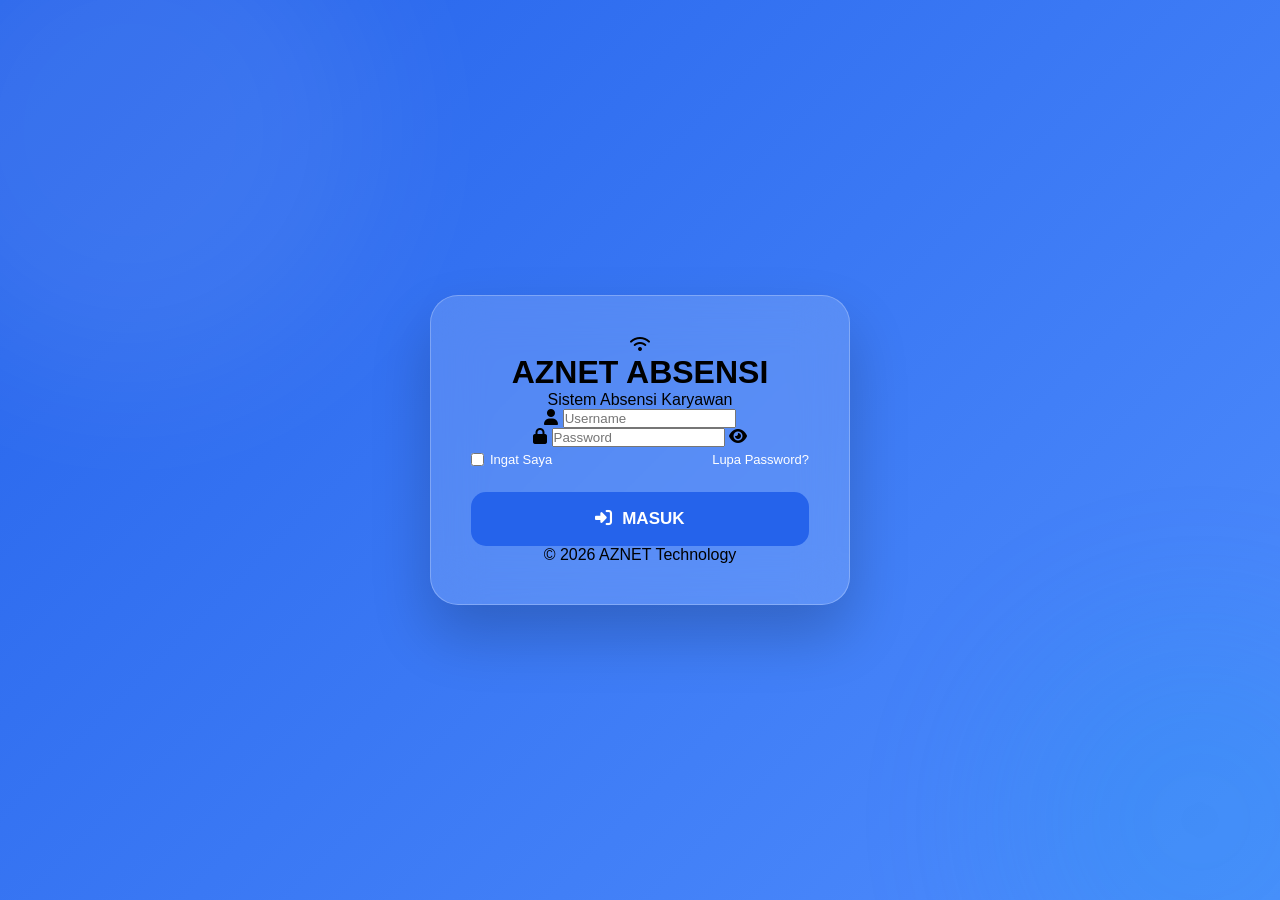
<file: index.html>
<!DOCTYPE html>
<html lang="id">

<head>
    <meta charset="UTF-8">
    <meta name="viewport" content="width=device-width, initial-scale=1.0">
    <title>AZNET Absensi</title>

    <link rel="stylesheet" href="login.css">

    <link rel="stylesheet"
        href="https://cdnjs.cloudflare.com/ajax/libs/font-awesome/6.7.2/css/all.min.css">
</head>

<body>

    <div class="login-box">

        <div class="logo">
            <i class="fa-solid fa-wifi"></i>
        </div>

        <h1>AZNET ABSENSI</h1>

        <p class="subtitle">
            Sistem Absensi Karyawan
        </p>

        <!-- Username -->
        <div class="input-box">

            <i class="fa-solid fa-user"></i>

            <input
                type="text"
                id="username"
                placeholder="Username">

        </div>

        <!-- Password -->
        <div class="input-box">

            <i class="fa-solid fa-lock"></i>

            <input
                type="password"
                id="password"
                placeholder="Password">

            <span id="lihatPassword">
                <i class="fa-solid fa-eye"></i>
            </span>

        </div>

        <div class="opsi">

            <label>

                <input type="checkbox">

                Ingat Saya

            </label>

            <a href="#">Lupa Password?</a>

        </div>

        <button id="loginBtn">

            <i class="fa-solid fa-right-to-bracket"></i>

            MASUK

        </button>

        <div class="footer">

            © 2026 AZNET Technology

        </div>

    </div>

    <div id="toast" class="toast"></div>

<script src="auth.js"></script>

</body>

</html>
</file>
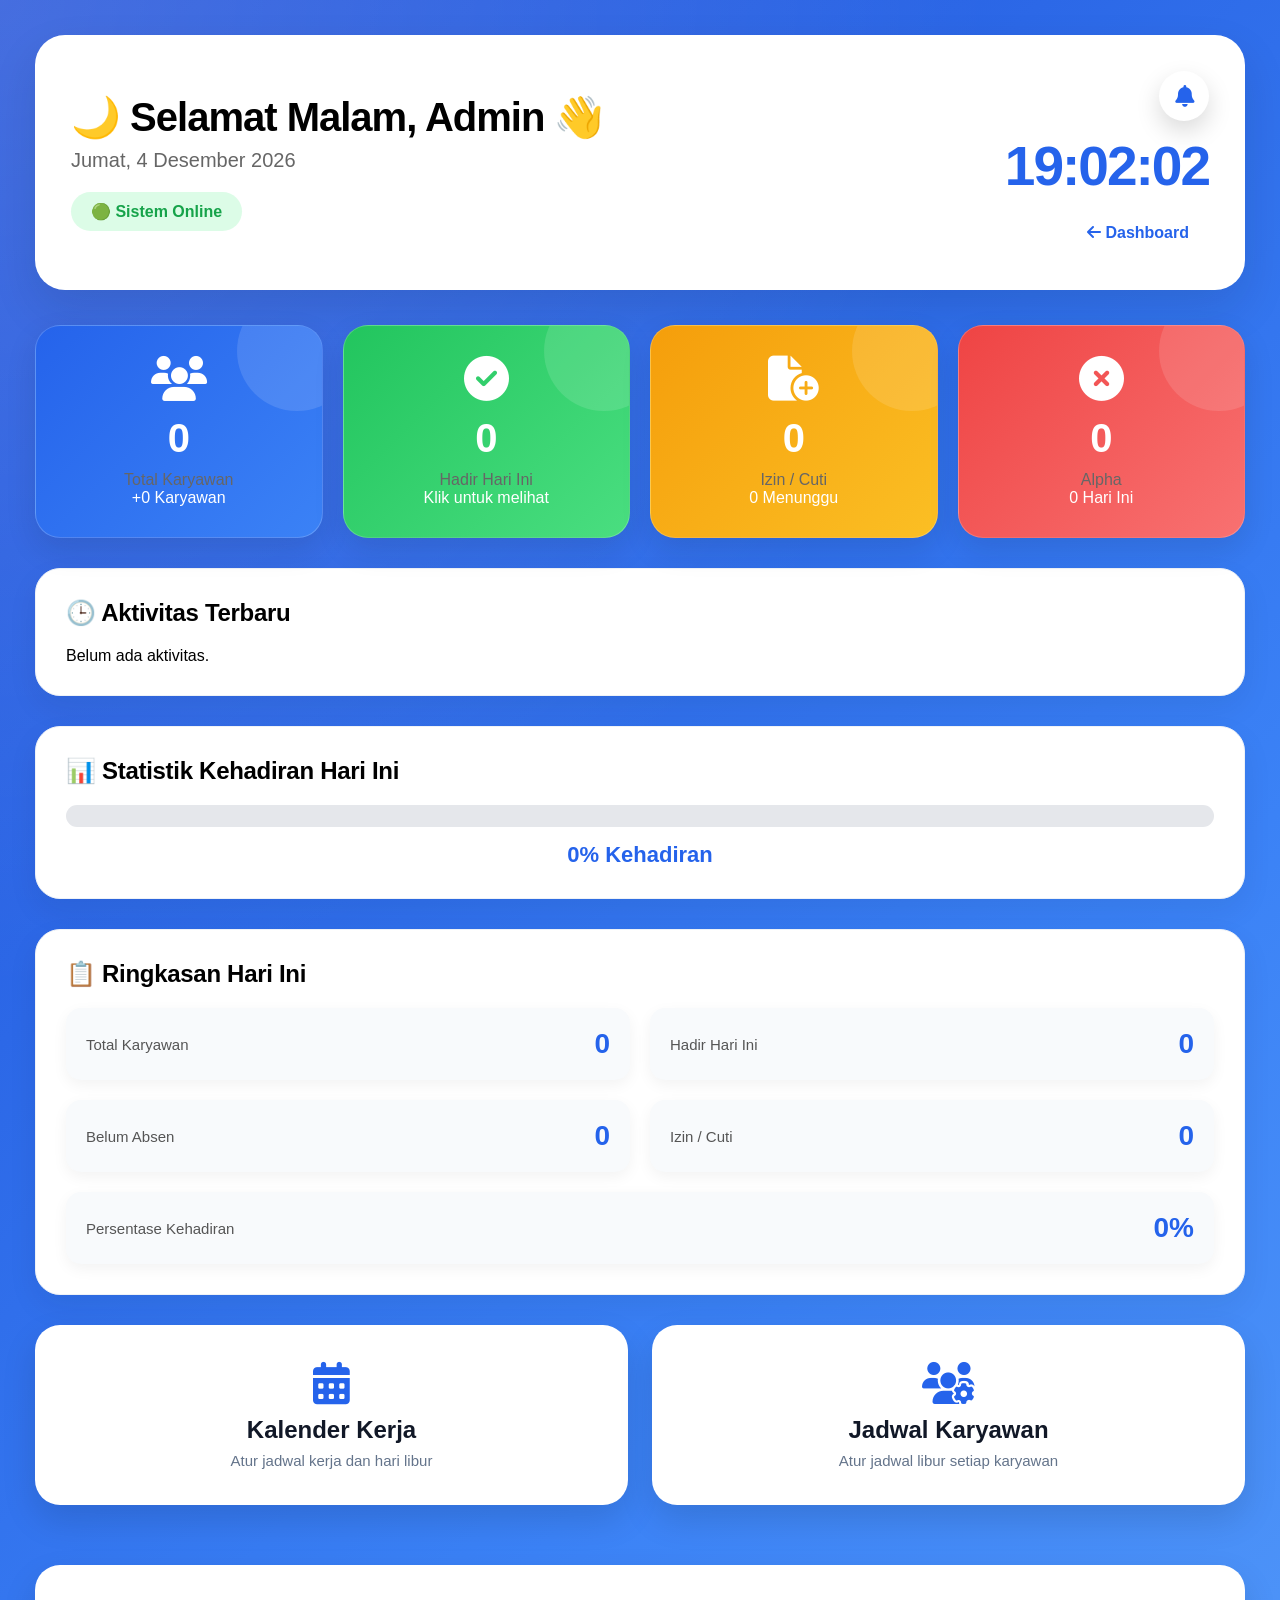
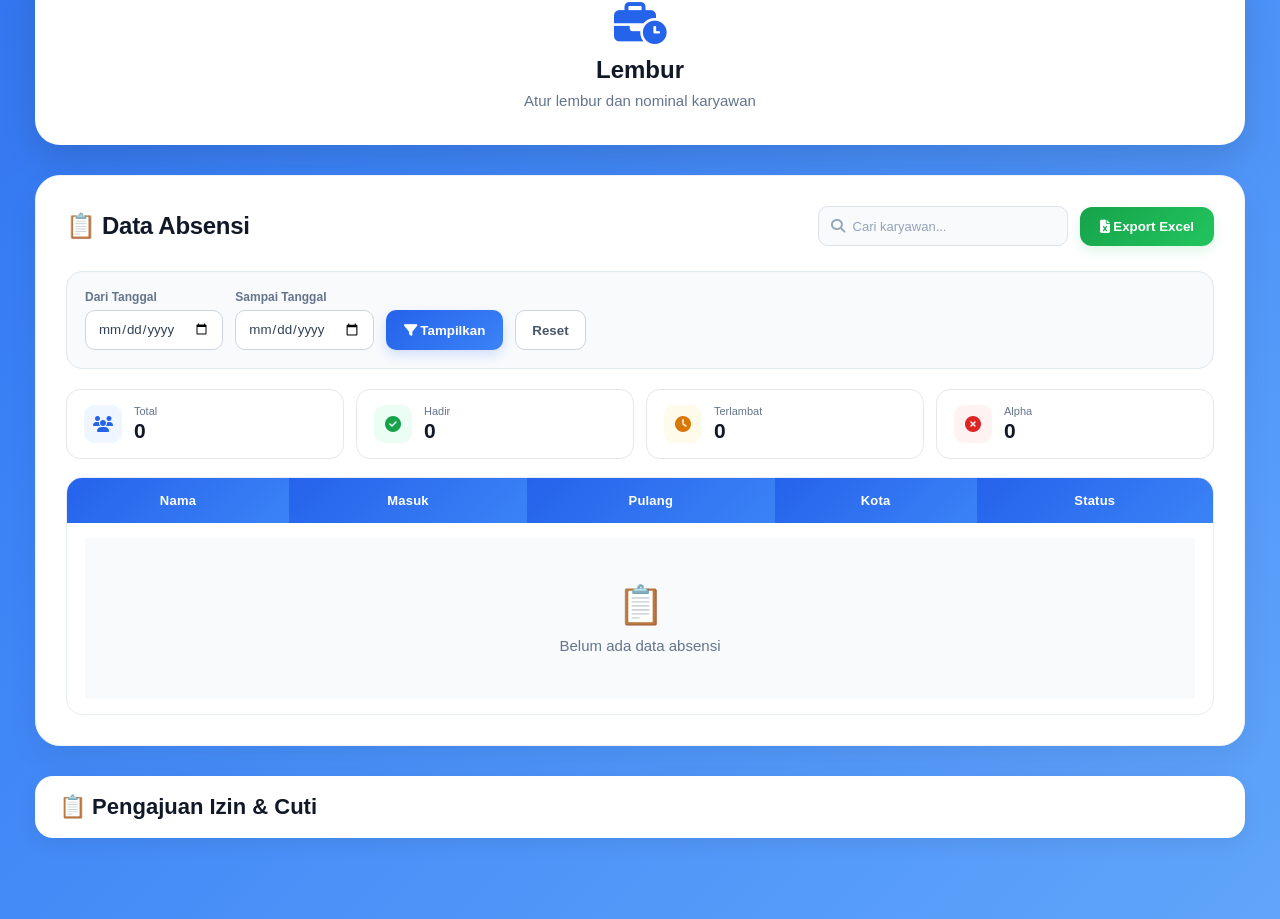
<file: admin.html>
<!DOCTYPE html>
<html lang="id">

<head>

<meta charset="UTF-8">
<meta name="viewport" content="width=device-width, initial-scale=1.0">

<title>AZNET Admin</title>

<link rel="stylesheet" href="admin.css">

<link rel="stylesheet"
href="https://cdnjs.cloudflare.com/ajax/libs/font-awesome/6.7.2/css/all.min.css">

</head>

<body class="admin-page">

<div class="container">

<div class="header-card">

    <div>

        <h2 id="greeting"></h2>

        <p id="tanggal"></p>

        <span class="online">
            🟢 Sistem Online
        </span>

    </div>

<div class="right">

    <!-- NOTIFIKASI -->
    <div class="notif-box">

        <div class="notif-btn" id="notifBtn">

            <i class="fa-solid fa-bell"></i>

            <span id="notifBadge">0</span>

        </div>

        <div class="notif-dropdown" id="notifDropdown">

            <h3>🔔 Notifikasi</h3>

            <div id="notifList"></div>

        </div>

    </div>

    <!-- JAM -->
    <h1 id="jam"></h1>

    <!-- DASHBOARD -->
    <a href="dashboard.html" class="back">

        <i class="fa-solid fa-arrow-left"></i>

        Dashboard

    </a>

</div>

</div>

<div class="cards">

    <div class="card">

        <i class="fa-solid fa-users"></i>

        <h2 id="totalKaryawan">0</h2>

        <p>Total Karyawan</p>

        <span id="infoKaryawan">0 Karyawan</span>

    </div>

<div class="card" id="btnHadir">

    <i class="fa-solid fa-circle-check"></i>

    <h2 id="hadirHariIni">0</h2>

    <p>Hadir Hari Ini</p>

    <span>Klik untuk melihat</span>

</div>

    <div class="card">

        <i class="fa-solid fa-file-circle-plus"></i>

        <h2 id="izinHariIni">0</h2>

        <p>Izin / Cuti</p>

        <span id="infoIzin">0 Menunggu Approval</span>

    </div>

<div class="card"
id="btnAlpha">

    <i class="fa-solid fa-circle-xmark"></i>

    <h2 id="alphaHariIni">0</h2>

    <p>Alpha</p>

    <span id="infoAlpha">
        Klik untuk melihat
    </span>

</div>

</div>

<div class="table-card">

    <h2>🕒 Aktivitas Terbaru</h2>

    <div id="aktivitasTerbaru"></div>

</div>

<div class="table-card">

    <h2>📊 Statistik Kehadiran Hari Ini</h2>

    <div class="progress-box">

        <div class="progress">

            <div
            id="progressHadir"
            class="progress-fill"></div>

        </div>

        <p id="persenStatistik">
            0% Kehadiran
        </p>

    </div>

</div>

<div class="table-card">

    <h2>
        📋 Ringkasan Hari Ini
    </h2>

    <div class="summary-grid">

        <div class="summary-item">

            <span>Total Karyawan</span>

            <strong id="sumKaryawan">0</strong>

        </div>

        <div class="summary-item">

            <span>Hadir Hari Ini</span>

            <strong id="sumHadir">0</strong>

        </div>

        <div class="summary-item">

            <span>Belum Absen</span>

            <strong id="sumAlpha">0</strong>

        </div>

        <div class="summary-item">

            <span>Izin / Cuti</span>

            <strong id="sumIzin">0</strong>

        </div>

        <div class="summary-item full">

            <span>Persentase Kehadiran</span>

            <strong id="sumPersen">0%</strong>

        </div>

    </div>

</div>

<!-- =============================
     MENU JADWAL KERJA
============================= -->

<div class="admin-tools">

    <!-- KALENDER KERJA -->
    <div
        class="card kalender-card"
        id="btnKalenderKerja">

        <i class="fa-solid fa-calendar-days"></i>

        <h2>Kalender Kerja</h2>

        <p>
            Atur jadwal kerja dan hari libur
        </p>

    </div>


    <!-- JADWAL KARYAWAN -->
    <div
        class="card kalender-card"
        id="btnJadwalKaryawan">

        <i class="fa-solid fa-users-gear"></i>

        <h2>Jadwal Karyawan</h2>

        <p>
            Atur jadwal libur setiap karyawan
        </p>

    </div>

</div>

<!-- =============================
     MENU LEMBUR
============================= -->

<div
    class="card kalender-card"
    id="btnLembur">

    <i class="fa-solid fa-business-time"></i>

    <h2>Lembur</h2>

    <p>
        Atur lembur dan nominal karyawan
    </p>

</div>

<!-- =============================
     MODAL LEMBUR
============================= -->

<div id="modalLembur" class="modal">

    <div class="modal-content">

        <span class="close" onclick="tutupLembur()">✖</span>

        <div class="lembur-header">
            <div class="lembur-header-icon">
                <i class="fa-solid fa-business-time"></i>
            </div>

            <div>
                <h2>Pengaturan Lembur</h2>
                <p>Atur jadwal dan nominal lembur karyawan.</p>
            </div>
        </div>


<!-- =============================
     FORM LEMBUR
============================= -->

<div class="lembur-form-grid">

    <!-- Karyawan -->
    <div class="lembur-form-group">
        <label>Karyawan</label>
        <select id="lemburKaryawan">
            <option value="">-- Pilih Karyawan --</option>
        </select>
    </div>

    <!-- Tanggal -->
    <div class="lembur-form-group">
        <label>Tanggal Lembur</label>
        <input type="date" id="tanggalLembur">
    </div>

    <!-- Jenis Pekerjaan -->
    <div class="lembur-form-group">
        <label>Jenis Pekerjaan</label>

        <select id="jenisLembur">
            <option value="">-- Pilih Pekerjaan --</option>
            <option value="Instalasi WiFi">Instalasi WiFi</option>
            <option value="Perbaikan / Maintenance">
                Perbaikan / Maintenance
            </option>
            <option value="Packing">Packing</option>
            <option value="Pengiriman">Pengiriman</option>
            <option value="Pekerjaan Teknis">
                Pekerjaan Teknis
            </option>
            <option value="Lainnya">Lainnya</option>
        </select>
    </div>

    <!-- Nominal -->
    <div class="lembur-form-group">
        <label>Nominal Lembur</label>

        <input
            type="number"
            id="nominalLembur"
            placeholder="Contoh: 150000"
            min="0"
        >
    </div>

    <!-- Keterangan -->
    <div class="lembur-form-group full">
        <label>Keterangan Pekerjaan</label>

        <textarea
            id="keteranganLembur"
            rows="4"
            placeholder="Contoh: Instalasi WiFi + penarikan kabel..."
        ></textarea>
    </div>

    <!-- Total -->
    <div class="lembur-form-group full">

        <div class="total-lembur-box">

            <span>Total Lembur</span>

            <strong id="totalUangLembur">
                Rp0
            </strong>

        </div>

    </div>

</div>


        <!-- BUTTON -->

        <div class="lembur-actions">

            <button
                type="button"
                class="btn-batal-lembur"
                onclick="tutupLembur()">

                Batal

            </button>

            <button
                type="button"
                class="btn-simpan-lembur"
                onclick="simpanLembur()">

                <i class="fa-solid fa-floppy-disk"></i>
                Simpan Lembur

            </button>

        </div>


        <!-- RIWAYAT -->

        <div class="riwayat-lembur">

            <h3>📋 Riwayat Lembur</h3>

            <p>
                Data lembur yang sudah dicatat.
            </p>

            <div id="riwayatLembur">
                🕐 Belum ada data lembur.
            </div>

        </div>

    </div>

</div>

<!-- =============================
     MODAL JADWAL KARYAWAN
============================= -->

<div id="modalJadwalKaryawan" class="modal">

    <div class="modal-content jadwal-modal">

        <span
            class="close"
            onclick="tutupJadwalKaryawan()">

            ✖

        </span>

        <h2>👥 Jadwal Karyawan</h2>

        <p class="jadwal-subtitle">
            Atur jadwal libur tetap atau rotasi setiap karyawan.
        </p>


        <!-- PILIH KARYAWAN -->

        <div class="form-jadwal">

            <label>Karyawan</label>

            <select id="pilihKaryawan">

                <option value="">
                    -- Pilih Karyawan --
                </option>

            </select>

        </div>


        <!-- TIPE JADWAL -->

        <div class="form-jadwal">

            <label>Jenis Jadwal</label>

            <select id="tipeJadwal">

                <option value="tetap">
                    📌 Libur Tetap
                </option>

                <option value="rotasi">
                    🔄 Libur Rotasi
                </option>

            </select>

        </div>


        <!-- LIBUR TETAP -->

        <div
            id="formTetap"
            class="form-jadwal">

            <label>
                Hari Libur Tetap
            </label>

            <select id="hariTetap">

                <option value="0">Minggu</option>
                <option value="1">Senin</option>
                <option value="2">Selasa</option>
                <option value="3">Rabu</option>
                <option value="4">Kamis</option>
                <option value="5">Jumat</option>
                <option value="6">Sabtu</option>

            </select>

        </div>


        <!-- LIBUR ROTASI -->

        <div
            id="formRotasi"
            style="display:none;">

            <div class="rotasi-title">
                🔄 Jadwal Libur Rotasi
            </div>


            <div class="rotasi-grid">

                <div class="form-jadwal">

                    <label>Minggu 1</label>

                    <select id="rotasi1">
                        <option value="0">Minggu</option>
                        <option value="1">Senin</option>
                        <option value="2">Selasa</option>
                        <option value="3">Rabu</option>
                        <option value="4">Kamis</option>
                        <option value="5">Jumat</option>
                        <option value="6">Sabtu</option>
                    </select>

                </div>


                <div class="form-jadwal">

                    <label>Minggu 2</label>

                    <select id="rotasi2">
                        <option value="0">Minggu</option>
                        <option value="1">Senin</option>
                        <option value="2">Selasa</option>
                        <option value="3">Rabu</option>
                        <option value="4">Kamis</option>
                        <option value="5">Jumat</option>
                        <option value="6">Sabtu</option>
                    </select>

                </div>


                <div class="form-jadwal">

                    <label>Minggu 3</label>

                    <select id="rotasi3">
                        <option value="0">Minggu</option>
                        <option value="1">Senin</option>
                        <option value="2">Selasa</option>
                        <option value="3">Rabu</option>
                        <option value="4">Kamis</option>
                        <option value="5">Jumat</option>
                        <option value="6">Sabtu</option>
                    </select>

                </div>


                <div class="form-jadwal">

                    <label>Minggu 4</label>

                    <select id="rotasi4">
                        <option value="0">Minggu</option>
                        <option value="1">Senin</option>
                        <option value="2">Selasa</option>
                        <option value="3">Rabu</option>
                        <option value="4">Kamis</option>
                        <option value="5">Jumat</option>
                        <option value="6">Sabtu</option>
                    </select>

                </div>

            </div>

        </div>


        <button
            type="button"
            class="btn-simpan-jadwal"
            onclick="simpanJadwalKaryawan()">

            💾 Simpan Jadwal

        </button>


        <hr>


        <h3>📋 Jadwal Saat Ini</h3>

        <div id="daftarJadwalKaryawan">

        </div>

    </div>

</div>

<!-- =============================
     DATA ABSENSI
============================= -->

<div class="table-card data-absensi-card">

    <!-- HEADER -->
    <div class="section-header">

        <div class="section-title">
            <h2>📋 Data Absensi</h2>
        </div>

        <div class="section-actions">

            <div class="search-mini">
                <i class="fa-solid fa-magnifying-glass"></i>

                <input
                    type="text"
                    id="searchAbsensi"
                    placeholder="Cari karyawan..."
                    onkeyup="filterAbsensi()"
                >
            </div>

            <button
                class="btn-export"
                type="button"
                onclick="exportAbsensiExcel()">

                <i class="fa-solid fa-file-excel"></i>
                Export Excel

            </button>

        </div>

    </div>


    <!-- FILTER TANGGAL -->
    <div class="filter-absensi">

        <div class="filter-group">

            <label for="filterMulai">
                Dari Tanggal
            </label>

            <input
                type="date"
                id="filterMulai">

        </div>


        <div class="filter-group">

            <label for="filterSelesai">
                Sampai Tanggal
            </label>

            <input
                type="date"
                id="filterSelesai">

        </div>


        <button
            id="btnFilter"
            class="btn-filter"
            type="button">

            <i class="fa-solid fa-filter"></i>
            Tampilkan

        </button>


        <button
            id="btnResetFilter"
            class="btn-reset"
            type="button">

            Reset

        </button>

    </div>


    <!-- RINGKASAN ABSENSI -->
    <div class="absensi-summary">

        <!-- TOTAL -->
        <div class="summary-box">

            <div class="summary-icon total">
                <i class="fa-solid fa-users"></i>
            </div>

            <div>
                <span>Total</span>
                <strong id="totalAbsensi">0</strong>
            </div>

        </div>


        <!-- HADIR -->
        <div class="summary-box">

            <div class="summary-icon hadir">
                <i class="fa-solid fa-circle-check"></i>
            </div>

            <div>
                <span>Hadir</span>
                <strong id="totalHadir">0</strong>
            </div>

        </div>


        <!-- TERLAMBAT -->
        <div class="summary-box">

            <div class="summary-icon terlambat">
                <i class="fa-solid fa-clock"></i>
            </div>

            <div>
                <span>Terlambat</span>
                <strong id="totalTerlambat">0</strong>
            </div>

        </div>


        <!-- ALPHA -->
        <div class="summary-box">

            <div class="summary-icon alpha">
                <i class="fa-solid fa-circle-xmark"></i>
            </div>

            <div>
                <span>Alpha</span>
                <strong id="totalAlpha">0</strong>
            </div>

        </div>

    </div>


    <!-- TABEL ABSENSI -->
    <div class="table-wrapper">

        <table>

            <thead>

                <tr>
                    <th>Nama</th>
                    <th>Masuk</th>
                    <th>Pulang</th>
                    <th>Kota</th>
                    <th>Status</th>
                </tr>

            </thead>

            <tbody id="dataAbsensi">

                <!-- Data absensi dari JavaScript -->

            </tbody>

        </table>

    </div>

</div>

<!-- =============================
     PENGAJUAN IZIN & CUTI
============================= -->

<div class="pengajuan-header">

    <h2>📋 Pengajuan Izin & Cuti</h2>

</div>

<div class="data-pengajuan">

    <!-- DATA CUTI / IZIN -->
    <div id="dataCuti"></div>

</div>

<div class="modal" id="modalHadir">

    <div class="modal-content">

        <h2>✅ Hadir Hari Ini</h2>

        <div id="listHadir"></div>

        <button onclick="tutupModalHadir()">
            Tutup
        </button>

    </div>

</div>

<!-- MODAL BELUM ABSEN / ALPHA -->

<div class="modal" id="modalAlpha">

    <div class="modal-content">

        <h2>
            ❌ Belum Absen Hari Ini
        </h2>

        <div id="belumAbsen"></div>

        <button onclick="tutupModalAlpha()">
            Tutup
        </button>

    </div>

</div>

<!-- MODAL ALASAN PENOLAKAN -->

<div class="modal" id="modalTolak">

    <div class="modal-content modal-tolak">

        <span
        class="close"
        onclick="tutupModalTolak()">

            ✖

        </span>

        <h2>❌ Tolak Pengajuan</h2>

        <p>
            Silakan berikan alasan mengapa pengajuan ini ditolak.
        </p>

        <textarea
            id="alasanPenolakan"
            placeholder="Contoh: Jadwal kerja sedang padat, silakan ajukan di tanggal lain..."
            rows="5">
        </textarea>

        <div class="aksi-modal">

            <button
            class="btn-batal"
            onclick="tutupModalTolak()">

                Batal

            </button>

            <button
            class="btn-tolak"
            onclick="konfirmasiTolak()">

                ❌ Tolak Pengajuan

            </button>

        </div>

    </div>

</div>

<!-- MODAL SURAT -->
<div class="modal" id="modalSurat">

    <div class="modal-content">

        <span
        class="close"
        onclick="tutupSurat()">

            ✖

        </span>

        <img id="imgSurat">

    </div>

</div>


<!-- =============================
     MODAL KALENDER KERJA
============================= -->

<div id="modalKalender">

    <div class="modal-content kalender-modal">

<span
    class="close"
    onclick="tutupKalender()">

    ✖

</span>

        <div class="kalender-header">

            <div>

                <h2>📅 Kalender Kerja</h2>

                <p>
                    Atur tanggal kerja dan hari libur AZNET.
                </p>

            </div>

            <input
                type="month"
                id="bulanKalender">

        </div>

        <div class="kalender-info">

            💡 Klik tanggal untuk mengubah
            <b>KERJA</b> menjadi
            <b>LIBUR</b>.

        </div>

        <div
            id="calendarGrid"
            class="calendar-grid">
        </div>

        <div class="kalender-footer">

            <span>🟢 Hari Kerja</span>

            <span>🔴 Hari Libur</span>

            <button
                type="button"
                class="btn-simpan-kalender"
                onclick="tutupKalender()">

                ✓ Selesai

            </button>

        </div>

    </div>

</div>

</div>

</div>

<script src="https://cdn.sheetjs.com/xlsx-0.20.2/package/dist/xlsx.full.min.js"></script>

<script src="admin.js"></script>

</body>

</html>
</file>
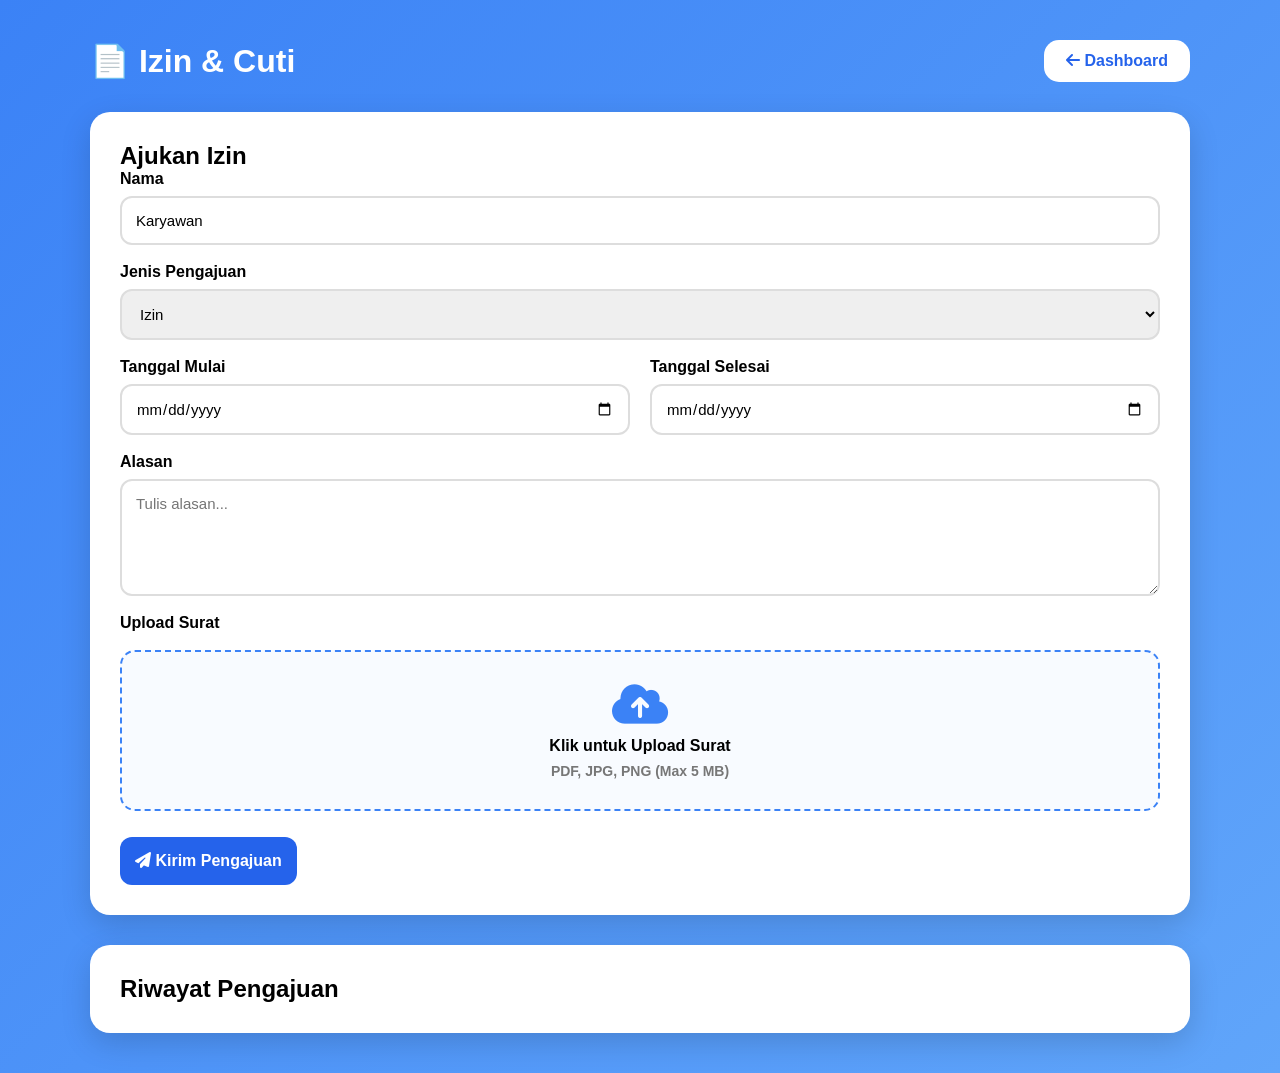
<file: cuti.html>
<!DOCTYPE html>
<html lang="id">

<head>

<meta charset="UTF-8">
<meta name="viewport" content="width=device-width, initial-scale=1.0">

<title>Izin & Cuti</title>

<link rel="stylesheet" href="cuti.css">

<link rel="stylesheet"
href="https://cdnjs.cloudflare.com/ajax/libs/font-awesome/6.7.2/css/all.min.css">

</head>

<body>

<div class="container">

<div class="header">

<h1>
📄 Izin & Cuti
</h1>

<a href="dashboard.html" class="back">

<i class="fa-solid fa-arrow-left"></i>

Dashboard

</a>

</div>


<div class="card">

<h2>

Ajukan Izin

</h2>

<div class="input-group">

<label>Nama</label>

<input
type="text"
id="nama"
readonly>

</div>


<div class="input-group">

<label>Jenis Pengajuan</label>

<select id="jenis">

<option>Izin</option>

<option>Sakit</option>

<option>Cuti</option>

</select>

</div>


<div class="row">

<div class="input-group">

<label>Tanggal Mulai</label>

<input
type="date"
id="mulai">

</div>

<div class="input-group">

<label>Tanggal Selesai</label>

<input
type="date"
id="selesai">

</div>

</div>


<div class="input-group">

<label>Alasan</label>

<textarea
id="alasan"
rows="5"
placeholder="Tulis alasan..."></textarea>

</div>


<div class="input-group">

<label>Upload Surat</label>

<input
type="file"
id="surat"
hidden>

<label
for="surat"
class="upload-box">

<i class="fa-solid fa-cloud-arrow-up"></i>

Klik untuk Upload Surat

<p>PDF, JPG, PNG (Max 5 MB)</p>

</label>

<div id="previewSurat"></div>

<!-- PREVIEW FILE -->
<div id="previewSurat"></div>

</div>


<button id="kirim">

<i class="fa-solid fa-paper-plane"></i>

Kirim Pengajuan

</button>

</div>

<div class="riwayat">

    <h2>
        Riwayat Pengajuan
    </h2>

    <div id="listRiwayat"></div>

</div>

</div>

</div>

<div
class="modal-preview"
id="modalPreview">

<div class="preview-content">

<span
onclick="tutupPreview()">

✖

</span>

<img id="imgPreview">

</div>

</div>

<script src="cuti.js"></script>

</body>

</html>
</file>
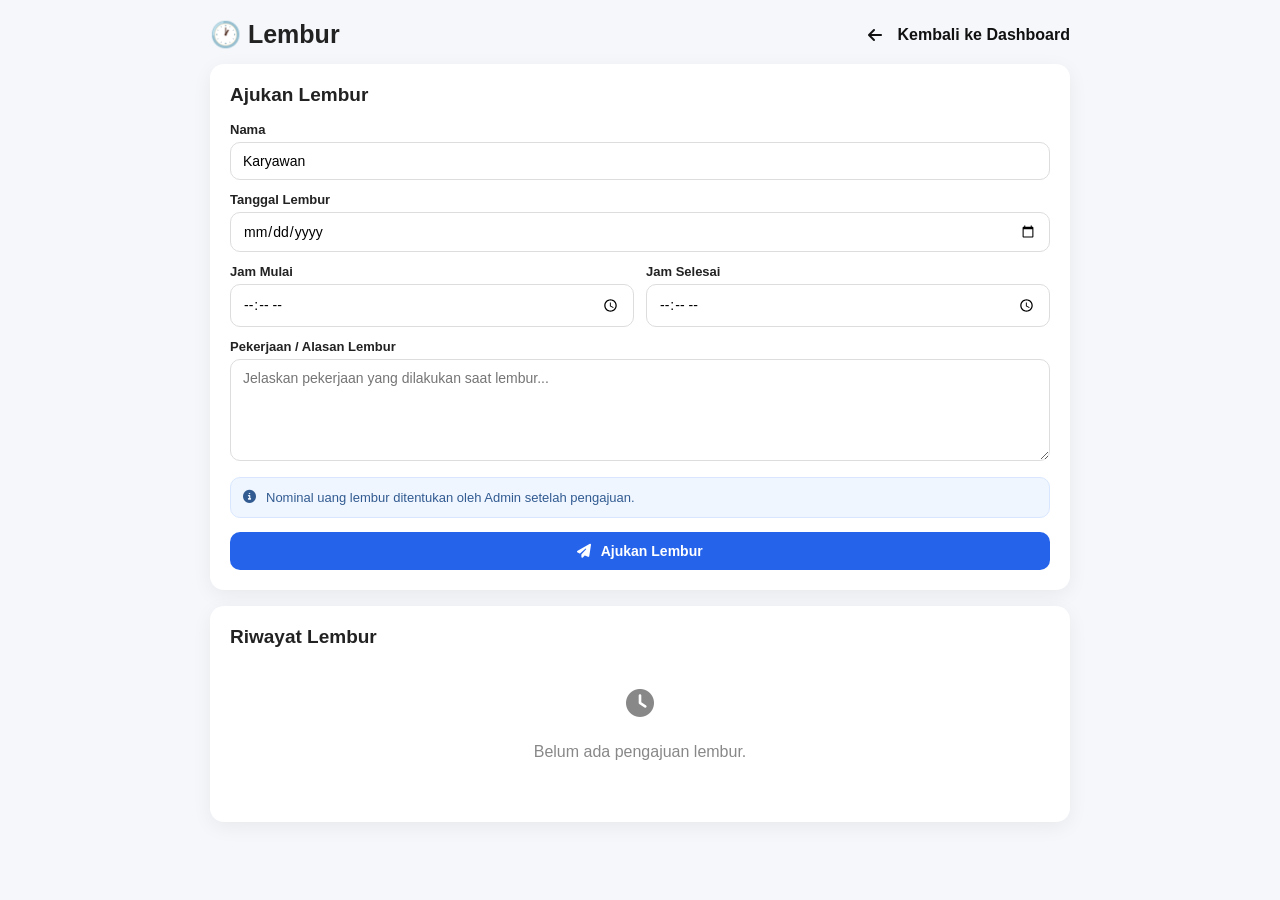
<file: lembur.html>
<!DOCTYPE html>
<html lang="id">

<head>

<meta charset="UTF-8">
<meta name="viewport" content="width=device-width, initial-scale=1.0">

<title>Lembur</title>

<link rel="stylesheet" href="lembur.css">

<link rel="stylesheet"
href="https://cdnjs.cloudflare.com/ajax/libs/font-awesome/6.7.2/css/all.min.css">

</head>

<body>

<div class="container">

    <!-- =========================
         HEADER
    ========================== -->

    <div class="header">

        <h1>
            🕐 Lembur
        </h1>

<button type="button" id="btnKembali" class="back">
    <i class="fa-solid fa-arrow-left"></i>
    <span id="textKembali">Kembali</span>
</button>

    </div>


    <!-- =========================
         FORM PENGAJUAN
    ========================== -->

    <div class="card">

        <h2>
            Ajukan Lembur
        </h2>


        <!-- NAMA -->

        <div class="input-group">

            <label>
                Nama
            </label>

            <input
                type="text"
                id="nama"
                readonly>

        </div>


        <!-- TANGGAL -->

        <div class="input-group">

            <label>
                Tanggal Lembur
            </label>

            <input
                type="date"
                id="tanggal">

        </div>


        <!-- JAM -->

        <div class="row">

            <div class="input-group">

                <label>
                    Jam Mulai
                </label>

                <input
                    type="time"
                    id="jamMulai">

            </div>


            <div class="input-group">

                <label>
                    Jam Selesai
                </label>

                <input
                    type="time"
                    id="jamSelesai">

            </div>

        </div>


        <!-- ALASAN -->

        <div class="input-group">

            <label>
                Pekerjaan / Alasan Lembur
            </label>

            <textarea
                id="alasan"
                rows="5"
                placeholder="Jelaskan pekerjaan yang dilakukan saat lembur..."></textarea>

        </div>


        <!-- INFO NOMINAL -->

        <div class="info-nominal">

            <i class="fa-solid fa-circle-info"></i>

            <span>
                Nominal uang lembur ditentukan oleh Admin setelah pengajuan.
            </span>

        </div>


        <!-- BUTTON -->

        <button
            id="kirim">

            <i class="fa-solid fa-paper-plane"></i>

            Ajukan Lembur

        </button>

    </div>


    <!-- =========================
         RIWAYAT
    ========================== -->

    <div class="riwayat">

        <h2>
            Riwayat Lembur
        </h2>

        <div id="listRiwayat"></div>

    </div>

</div>


<!-- =========================
     MODAL DETAIL
========================== -->

<div
    class="modal"
    id="modalDetail">

    <div class="modal-content">

        <button
            class="close"
            onclick="tutupDetail()">

            ✖

        </button>

        <h2>
            Detail Lembur
        </h2>

        <div id="detailLembur"></div>

    </div>

</div>


<script src="lembur.js"></script>

</body>

</html>
</file>
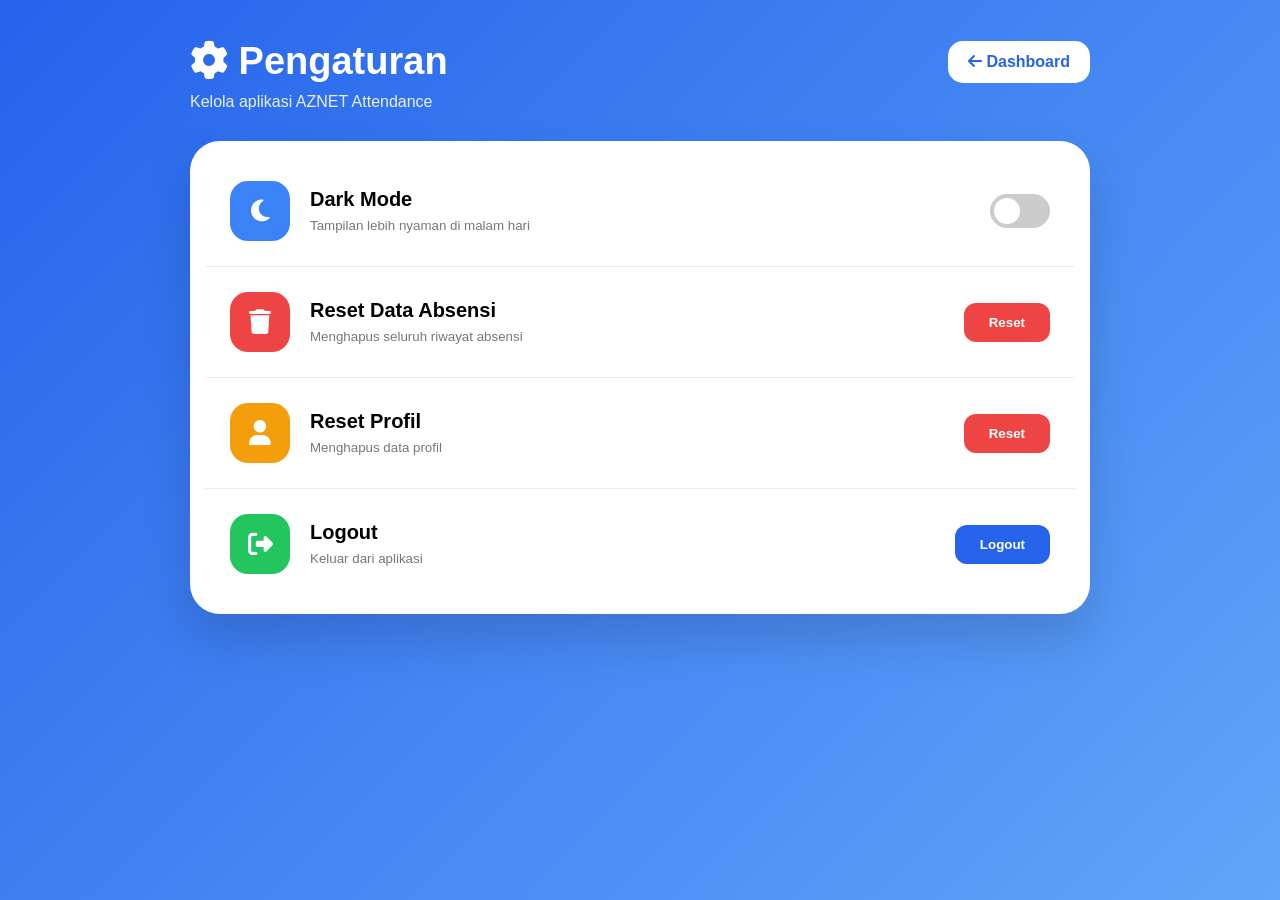
<file: pengaturan.html>
<!DOCTYPE html>
<html lang="id">

<head>

<meta charset="UTF-8">
<meta name="viewport" content="width=device-width, initial-scale=1.0">

<title>Pengaturan</title>

<link rel="stylesheet" href="pengaturan.css">

<link rel="stylesheet"
href="https://cdnjs.cloudflare.com/ajax/libs/font-awesome/6.7.2/css/all.min.css">

</head>

<body>

<div class="container">

<div class="header">

<h1>
<i class="fa-solid fa-gear"></i>
Pengaturan
</h1>

<a href="dashboard.html" class="back">
<i class="fa-solid fa-arrow-left"></i>
Dashboard
</a>

</div>

<p class="subtitle">
Kelola aplikasi AZNET Attendance
</p>


<div class="card">

<div class="setting-item">

<div class="left">

<div class="icon blue">
<i class="fa-solid fa-moon"></i>
</div>

<div>

<h3>Dark Mode</h3>

<small>Tampilan lebih nyaman di malam hari</small>

</div>

</div>

<label class="switch">

<input type="checkbox" id="darkToggle">

<span class="slider"></span>

</label>

</div>


<div class="setting-item">

<div class="left">

<div class="icon red">
<i class="fa-solid fa-trash"></i>
</div>

<div>

<h3>Reset Data Absensi</h3>

<small>Menghapus seluruh riwayat absensi</small>

</div>

</div>

<button id="resetAbsen" class="danger">

Reset

</button>

</div>


<div class="setting-item">

<div class="left">

<div class="icon orange">
<i class="fa-solid fa-user"></i>
</div>

<div>

<h3>Reset Profil</h3>

<small>Menghapus data profil</small>

</div>

</div>

<button id="resetProfil" class="danger">

Reset

</button>

</div>


<div class="setting-item">

<div class="left">

<div class="icon green">
<i class="fa-solid fa-right-from-bracket"></i>
</div>

<div>

<h3>Logout</h3>

<small>Keluar dari aplikasi</small>

</div>

</div>

<button id="logout">

Logout

</button>

</div>

</div>

</div>

<script src="pengaturan.js"></script>

</body>

</html>
</file>
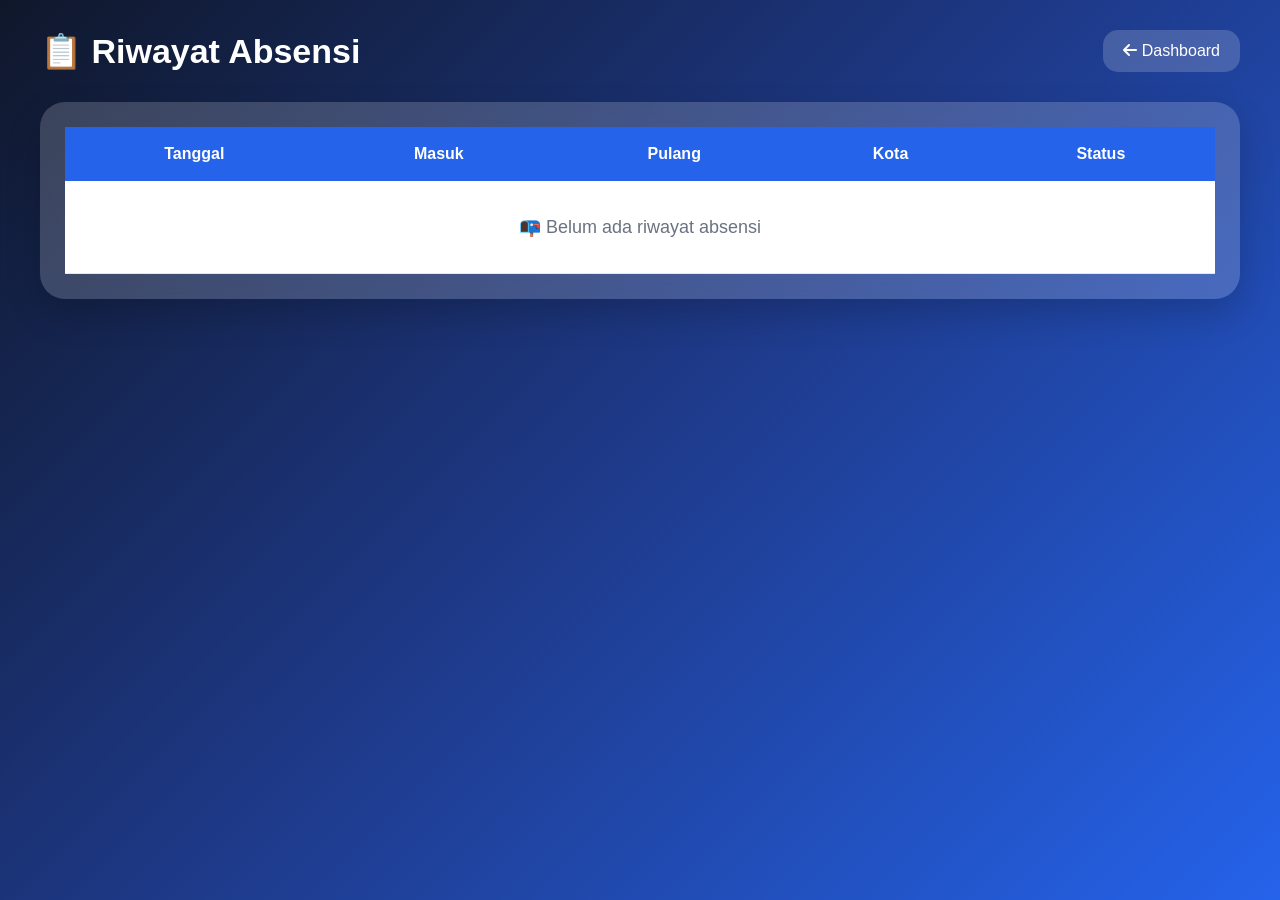
<file: riwayat.html>
<!DOCTYPE html>
<html lang="id">

<head>

<meta charset="UTF-8">
<meta name="viewport" content="width=device-width, initial-scale=1.0">

<title>Riwayat Absensi</title>

<link rel="stylesheet" href="riwayat.css">

<link rel="stylesheet"
href="https://cdnjs.cloudflare.com/ajax/libs/font-awesome/6.7.2/css/all.min.css">

</head>

<body>

<div class="container">

<div class="header">

<h1>📋 Riwayat Absensi</h1>

<a href="dashboard.html" class="back">

<i class="fa fa-arrow-left"></i>

Dashboard

</a>

</div>

<div class="card">

<table>

<thead>

<tr>

<th>Tanggal</th>

<th>Masuk</th>

<th>Pulang</th>

<th>Kota</th>

<th>Status</th>

</tr>

</thead>

<tbody id="tableRiwayat">

</tbody>

</table>

</div>

</div>

<script src="riwayat.js"></script>

</body>

</html>
</file>
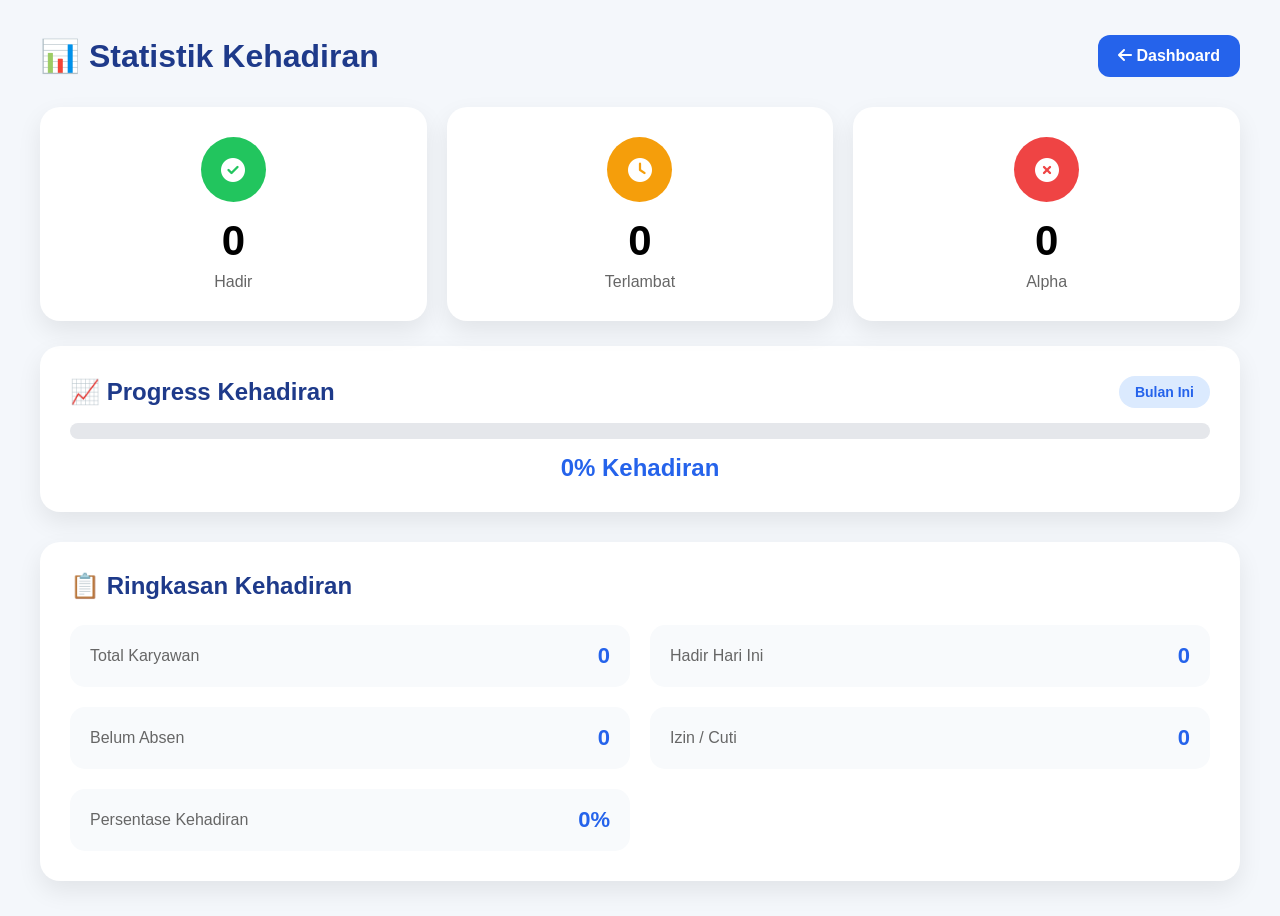
<file: statistik.html>
<!DOCTYPE html>
<html lang="id">

<head>

<meta charset="UTF-8">
<meta name="viewport" content="width=device-width, initial-scale=1.0">

<title>Statistik</title>

<link rel="stylesheet" href="statistik.css">

<link rel="stylesheet"
href="https://cdnjs.cloudflare.com/ajax/libs/font-awesome/6.7.2/css/all.min.css">

</head>

<body>

<div class="container">

<div class="header">

<h1>📊 Statistik Kehadiran</h1>

<a href="dashboard.html" class="back">
<i class="fa fa-arrow-left"></i>
Dashboard
</a>

</div>

<div class="cards">

    <div class="stat-card hadir">

        <div class="icon">
            <i class="fa-solid fa-circle-check"></i>
        </div>

        <h1 id="hadir">0</h1>

        <p>Hadir</p>

    </div>

    <div class="stat-card terlambat">

        <div class="icon">
            <i class="fa-solid fa-clock"></i>
        </div>

        <h1 id="terlambat">0</h1>

        <p>Terlambat</p>

    </div>

    <div class="stat-card alpha">

        <div class="icon">
            <i class="fa-solid fa-circle-xmark"></i>
        </div>

        <h1 id="alpha">0</h1>

        <p>Alpha</p>

    </div>

</div>

<div class="progress-box">

    <div class="title">

        <h2>
            📈 Progress Kehadiran
        </h2>

        <span>Bulan Ini</span>

    </div>

    <div class="progress">

        <div
            class="progress-bar"
            id="progressBar">
        </div>

    </div>

    <h3 id="persen">

        0% Kehadiran

    </h3>

</div>

<div class="summary-box">

    <h2>📋 Ringkasan Kehadiran</h2>

    <div class="summary-grid">

        <div class="summary-item">
            <span>Total Karyawan</span>
            <b id="totalKaryawan">0</b>
        </div>

        <div class="summary-item">
            <span>Hadir Hari Ini</span>
            <b id="hadirHariIni">0</b>
        </div>

        <div class="summary-item">
            <span>Belum Absen</span>
            <b id="belumAbsen">0</b>
        </div>

        <div class="summary-item">
            <span>Izin / Cuti</span>
            <b id="izinHariIni">0</b>
        </div>

        <div class="summary-item">
            <span>Persentase Kehadiran</span>
            <b id="persentase">0%</b>
        </div>

    </div>

</div>

<script src="statistik.js"></script>

</body>
</html>
</file>
<file: login.css>
/* =================================
   RESET
================================= */
* {
    margin: 0;
    padding: 0;
    box-sizing: border-box;
    font-family: 'Segoe UI', sans-serif;
}

/* =================================
   BACKGROUND
================================= */
body {
    min-height: 100vh;
    display: flex;
    justify-content: center;
    align-items: center;
    padding: 20px;
    background: linear-gradient(135deg, #2563eb, #4f8dfd);
    overflow-x: hidden;
    position: relative;
}

body::before {
    content: "";
    position: fixed;
    width: 500px;
    height: 500px;
    background: white;
    opacity: .08;
    border-radius: 50%;
    top: -120px;
    left: -120px;
    filter: blur(80px);
    pointer-events: none;
}

body::after {
    content: "";
    position: fixed;
    width: 400px;
    height: 400px;
    background: #0ea5e9;
    opacity: .15;
    border-radius: 50%;
    bottom: -120px;
    right: -120px;
    filter: blur(80px);
    pointer-events: none;
}

/* =================================
   LOGIN BOX
================================= */
.login-box {
    width: 100%;
    max-width: 420px;
    padding: 40px;
    border-radius: 28px;
    backdrop-filter: blur(25px);
    -webkit-backdrop-filter: blur(25px);
    background: rgba(255, 255, 255, .15);
    border: 1px solid rgba(255, 255, 255, .25);
    box-shadow: 0 30px 60px rgba(0, 0, 0, .2);
    text-align: center;
    position: relative;
    z-index: 2;
}

/* =================================
   LOGO
================================= */
.logo-circle {
    width: 65px;
    height: 65px;
    border-radius: 50%;
    background: white;
    color: #2563eb;
    margin: 0 auto 15px;
    display: flex;
    justify-content: center;
    align-items: center;
    font-size: 30px;
}

.logo h1 {
    color: white;
    font-size: 36px;
    font-weight: 800;
    margin: 0;
    letter-spacing: 1px;
}

.logo p {
    color: #eef4ff;
    font-size: 15px;
    margin-bottom: 28px;
}

/* =================================
   INPUT GROUP
================================= */
.input-group {
    position: relative;
    width: 100%;
    height: 52px;
    margin-bottom: 17px;
}

/* Ikon user dan lock */
.input-group > i {
    position: absolute;
    left: 18px;
    top: 50%;
    transform: translateY(-50%);
    color: #2563eb;
    font-size: 17px;
    z-index: 2;
    pointer-events: none;
}

/* Kolom input */
.input-group input {
    width: 100%;
    height: 100%;
    padding: 0 48px;
    border: 2px solid transparent;
    border-radius: 14px;
    background: #f7f9ff;
    color: #222;
    font-size: 15px;
    outline: none;
    transition: .3s;
}

.input-group input::placeholder {
    color: #888;
}

.input-group input:focus {
    border-color: #bfdbfe;
    box-shadow: 0 0 15px rgba(255, 255, 255, .4);
}

/* =================================
   TOGGLE PASSWORD
================================= */

.input-group {
    position: relative;
    margin-bottom: 20px;
}

.input-group input {
    width: 100%;
    padding: 17px 50px;
    border: none;
    border-radius: 16px;
    font-size: 16px;
}

.input-group > i {
    position: absolute;
    left: 18px;
    top: 50%;
    transform: translateY(-50%);
    color: #2563eb;
    z-index: 2;
}

.lihat-password {
    position: absolute;
    right: 15px;
    top: 50%;
    transform: translateY(-50%);
    width: 30px;
    height: 30px;
    display: flex;
    align-items: center;
    justify-content: center;
    border: none;
    background: transparent;
    cursor: pointer;
    color: #2563eb;
    font-size: 18px;
    padding: 0;
    z-index: 3;
}

/* =================================
   REMEMBER ME & FORGOT PASSWORD
================================= */
.opsi {
    display: flex;
    justify-content: space-between;
    align-items: center;
    gap: 10px;
    color: white;
    font-size: 13px;
    margin: 5px 0 25px;
}

.opsi label {
    display: flex;
    align-items: center;
    gap: 6px;
    cursor: pointer;
}

.opsi input[type="checkbox"] {
    accent-color: #2563eb;
    cursor: pointer;
}

.opsi a {
    color: white;
    text-decoration: none;
}

.opsi a:hover {
    text-decoration: underline;
}

/* =================================
   LOGIN BUTTON
================================= */
#loginBtn {
    width: 100%;
    min-height: 54px;
    padding: 14px;
    border: none;
    border-radius: 15px;
    background: #2563eb;
    color: white;
    font-size: 17px;
    font-weight: 700;
    cursor: pointer;
    transition: .3s;
}

#loginBtn i {
    margin-right: 5px;
}

#loginBtn:hover {
    transform: translateY(-3px);
    background: #1d4ed8;
    box-shadow: 0 12px 25px rgba(0, 0, 0, .3);
}

#loginBtn:active {
    transform: scale(.98);
}

/* =================================
   COPYRIGHT
================================= */
.copyright {
    margin-top: 20px;
    color: #eef4ff;
    font-size: 13px;
}

/* =================================
   TOAST NOTIFICATION
================================= */
.toast {
    position: fixed;
    top: 25px;
    right: 25px;
    min-width: 280px;
    max-width: calc(100% - 40px);
    padding: 15px 20px;
    border-radius: 14px;
    color: white;
    font-weight: 600;
    transform: translateX(400px);
    opacity: 0;
    transition: .4s;
    z-index: 9999;
    box-shadow: 0 15px 35px rgba(0, 0, 0, .25);
}

.toast.show {
    transform: translateX(0);
    opacity: 1;
}

.toast.success {
    background: #16a34a;
}

.toast.error {
    background: #dc2626;
}

.toast.info {
    background: #2563eb;
}

/* =================================
   RESPONSIVE MOBILE
================================= */
@media (max-width: 480px) {
    .login-box {
        padding: 30px 22px;
        border-radius: 22px;
    }

    .logo h1 {
        font-size: 30px;
    }

    .logo p {
        font-size: 14px;
    }

    .input-group {
        height: 48px;
    }

    #loginBtn {
        min-height: 50px;
    }

    .toast {
        right: 15px;
        top: 15px;
    }
}
</file>
<file: admin.css>
*{
margin:0;
padding:0;
box-sizing:border-box;
font-family:Poppins,sans-serif;
}

body{

background:linear-gradient(135deg,#2563eb,#60a5fa);
padding:35px;

}

.container{

max-width:1200px;
margin:auto;

}

.header{

display:flex;
justify-content:space-between;
align-items:center;
margin-bottom:30px;

}

.header h1{

color:white;
font-size:36px;

}

.back{

background:white;
padding:12px 20px;
border-radius:15px;
text-decoration:none;
font-weight:bold;
color:#2563eb;
transition:.3s;

}

.back:hover{

transform:translateY(-3px);

}

.cards{

display:grid;
grid-template-columns:repeat(4,1fr);
gap:20px;
margin-bottom:30px;

}

.card{

background:white;
padding:30px;
border-radius:25px;
text-align:center;
box-shadow:0 15px 35px rgba(0,0,0,.12);
transition:.3s;

}

.card:hover{

transform:translateY(-8px);

}

.card i{

font-size:45px;
margin-bottom:15px;
color:#2563eb;

}

.card h2{

font-size:38px;
margin-bottom:10px;

}

.card p{

color:#666;

}

.table-card{

background:white;
padding:30px;
border-radius:25px;
box-shadow:0 15px 35px rgba(0,0,0,.12);
margin-bottom:30px;

}

.table-card h2{

margin-bottom:20px;

}

table{

width:100%;
border-collapse:collapse;

}

th{

background:#2563eb;
color:white;
padding:15px;

}

td{

padding:15px;
border-bottom:1px solid #eee;
text-align:center;

}

tbody tr:not(.empty-row):hover {
    background:#f8fafc;
}

.approve{

background:#22c55e;
color:white;
padding:10px 15px;
border:none;
border-radius:10px;
cursor:pointer;
margin-right:8px;

}

.reject{

background:#ef4444;
color:white;
padding:10px 15px;
border:none;
border-radius:10px;
cursor:pointer;

}

.item{

background:#f8fafc;
padding:20px;
border-radius:18px;
margin-bottom:15px;

}

.item h3{

margin-bottom:10px;

}

.status{

display:inline-block;
padding:8px 18px;
border-radius:20px;
font-weight:bold;
margin:10px 0;

}

.pending{

background:#fef3c7;
color:#92400e;

}

.approved{

background:#dcfce7;
color:#166534;

}

.rejected{

background:#fee2e2;
color:#991b1b;

}

@media(max-width:900px){

.cards{

grid-template-columns:repeat(2,1fr);

}

}

@media(max-width:600px){

.cards{

grid-template-columns:1fr;

}

.header{

flex-direction:column;
gap:15px;

}

table{

font-size:13px;

}

}
.mini{

display:inline-block;

margin-top:15px;

padding:6px 14px;

background:#eef4ff;

color:#2563eb;

border-radius:20px;

font-size:13px;

font-weight:bold;

}
.mini{
display:inline-block;
margin-top:15px;
padding:7px 15px;
background:rgba(255,255,255,.2);
border-radius:20px;
font-size:13px;
font-weight:600;
}

.card{
color:white;
}

.card:nth-child(1){
background:linear-gradient(135deg,#2563eb,#3b82f6);
}

.card:nth-child(2){
background:linear-gradient(135deg,#22c55e,#4ade80);
}

.card:nth-child(3){
background:linear-gradient(135deg,#f59e0b,#fbbf24);
}

.card:nth-child(4){
background:linear-gradient(135deg,#ef4444,#f87171);
}

.card i{
color:white;
}
.hero{

display:flex;
justify-content:space-between;
align-items:center;

background:white;

padding:35px;

border-radius:30px;

margin-bottom:30px;

box-shadow:0 15px 35px rgba(0,0,0,.15);

}

.hero h2{

font-size:34px;

margin-bottom:10px;

}

.hero p{

color:#666;

font-size:18px;

}

.live{

margin-top:20px;

display:inline-flex;

align-items:center;

gap:10px;

padding:10px 18px;

background:#dcfce7;

border-radius:30px;

font-weight:bold;

color:#16a34a;

}

.dot{

width:12px;

height:12px;

background:#22c55e;

border-radius:50%;

animation:pulse 1.5s infinite;

}

.clock{

text-align:right;

}

.clock h1{

font-size:45px;

color:#2563eb;

}

.clock span{

font-weight:bold;

color:#777;

}

@keyframes pulse{

0%{

transform:scale(.8);

opacity:.5;

}

50%{

transform:scale(1.2);

opacity:1;

}

100%{

transform:scale(.8);

opacity:.5;

}

}
.header-card{

background:white;
border-radius:30px;
padding:35px;
display:flex;
justify-content:space-between;
align-items:center;
margin-bottom:35px;
box-shadow:0 20px 40px rgba(0,0,0,.12);

}

.header-card h2{

font-size:40px;
margin-bottom:8px;

}

.header-card p{

font-size:20px;
color:#666;

}

.right{

display:flex;

flex-direction:column;

align-items:flex-end;

gap:18px;

}

#jam{

font-size:55px;
color:#2563eb;
font-weight:bold;

}

.online{

display:inline-block;
margin-top:20px;
padding:10px 20px;
background:#dcfce7;
color:#16a34a;
border-radius:30px;
font-weight:bold;

}
.item-belum{

    background:#fff;

    padding:15px;

    margin-bottom:12px;

    border-left:5px solid #ef4444;

    border-radius:12px;

    box-shadow:0 5px 15px rgba(0,0,0,.08);

}
.modal{

    display:none;

    position:fixed;

    inset:0;

    background:rgba(0,0,0,.5);

    justify-content:center;

    align-items:center;

    z-index:999;

}

.modal.show{

    display:flex;

}

.modal-content{

    width:420px;

    background:white;

    border-radius:20px;

    padding:25px;

}

.modal-content button{

    width:100%;

    padding:15px;

    border:none;

    border-radius:12px;

    background:#2563eb;

    color:white;

    margin-top:20px;

    cursor:pointer;

}
.progress-box{

margin-top:20px;

}

.progress{

width:100%;

height:22px;

background:#e5e7eb;

border-radius:30px;

overflow:hidden;

}

.progress-fill{

width:0%;

height:100%;

background:linear-gradient(90deg,#22c55e,#4ade80);

transition:.5s;

}

#persenStatistik{

margin-top:15px;

font-size:22px;

font-weight:bold;

text-align:center;

color:#2563eb;

}
.btn-export{

    background:#22c55e;

    color:white;

    border:none;

    padding:12px 20px;

    border-radius:12px;

    cursor:pointer;

    margin-bottom:20px;

    font-weight:bold;

    transition:.3s;

}

.btn-export:hover{

    background:#16a34a;

}
.activity{

    display:flex;

    justify-content:space-between;

    align-items:center;

    padding:15px;

    border-bottom:1px solid #eee;

}

.activity:last-child{

    border-bottom:none;

}

.activity-time{

    color:#777;

    width:80px;

}

.activity-user{

    font-weight:bold;

    flex:1;

}

.activity-status{

    color:#2563eb;

    font-weight:bold;

}
.summary-grid{

    display:grid;

    grid-template-columns:repeat(2,1fr);

    gap:20px;

    margin-top:20px;

}

.summary-item{

    background:#f8fafc;

    border-radius:15px;

    padding:20px;

    display:flex;

    justify-content:space-between;

    align-items:center;

    box-shadow:0 5px 15px rgba(0,0,0,.05);

}

.summary-item span{

    color:#555;

    font-size:15px;

}

.summary-item strong{

    font-size:28px;

    color:#2563eb;

}

.summary-item.full{

    grid-column:1/3;

}
/* ===========================
   NOTIFIKASI
=========================== */

.notif-box{

    position:relative;

}

.notif-btn{

    width:50px;

    height:50px;

    border-radius:50%;

    background:white;

    display:flex;

    justify-content:center;

    align-items:center;

    cursor:pointer;

    position:relative;

    box-shadow:0 10px 25px rgba(0,0,0,.15);

    transition:.3s;

}

.notif-btn:hover{

    transform:scale(1.05);

}

.notif-btn i{

    font-size:22px;

    color:#2563eb;

}

#notifBadge {

    position: absolute;

    top: -7px;
    right: -7px;

    min-width: 20px;
    height: 20px;

    padding: 0 5px;

    border-radius: 50%;

    background: #ef4444;

    color: white;

    font-size: 11px;

    font-weight: 700;

    display: flex;

    align-items: center;

    justify-content: center;

    border: 2px solid white;

}

.notif-dropdown{

    position:absolute;

    top:60px;

    right:0;

    width:320px;

    background:white;

    border-radius:15px;

    box-shadow:0 15px 40px rgba(0,0,0,.15);

    padding:20px;

    display:none;

    z-index:999;

}

.notif-dropdown.show{

    display:block;

}

.notif-dropdown h3{

    margin-bottom:15px;

}

.notif-item{

    padding:12px;

    border-bottom:1px solid #eee;

    font-size:14px;

}

.notif-item:last-child{

    border-bottom:none;

}
.lihatSurat{

margin-top:15px;

background:#2563eb;

color:white;

border:none;

padding:10px 20px;

border-radius:10px;

cursor:pointer;

}

#imgSurat{

max-width:700px;

width:100%;

border-radius:15px;

}

.close{

position:absolute;

right:20px;

top:20px;

font-size:28px;

cursor:pointer;

}
/* =============================
   NOTIFIKASI
============================= */

.notif-item {

    display: flex;

    align-items: center;

    gap: 12px;

    padding: 13px 14px;

    border-radius: 10px;

    margin-bottom: 7px;

    background: #f8fafc;

    cursor: pointer;

    transition: 0.2s;

}

.notif-item:hover {

    background: #eff6ff;

    transform: translateX(2px);

}

.notif-icon {

    font-size: 18px;

    flex-shrink: 0;

}

.notif-text {

    flex: 1;

    font-size: 13px;

    color: #334155;

    line-height: 1.4;

}

.notif-item i {

    font-size: 11px;

    color: #94a3b8;

}

.notif-empty {

    padding: 20px;

    text-align: center;

    color: #64748b;

    font-size: 14px;

}
/* =============================
   MODAL ALPHA / BELUM ABSEN
============================= */

#modalAlpha .modal-content {
    width: 420px;
    max-width: 90%;
    background: #ffffff;
    border-radius: 24px;
    padding: 28px;
    box-shadow: 0 20px 60px rgba(0,0,0,0.25);
    animation: modalAlphaIn 0.25s ease;
}

@keyframes modalAlphaIn {

    from {
        opacity: 0;
        transform: translateY(20px) scale(0.96);
    }

    to {
        opacity: 1;
        transform: translateY(0) scale(1);
    }

}


/* HEADER */

#modalAlpha .modal-content h2 {

    margin: 0 0 22px;

    font-size: 22px;

    font-weight: 700;

    color: #1f2937;

    display: flex;

    align-items: center;

    gap: 10px;

}


/* LIST KARYAWAN */

#belumAbsen {

    display: flex;

    flex-direction: column;

    gap: 12px;

    max-height: 350px;

    overflow-y: auto;

    padding-right: 4px;

}


/* ITEM */

#modalAlpha .item-belum {

    background: #f8fafc;

    border: 1px solid #e5e7eb;

    border-radius: 15px;

    padding: 14px 16px;

    transition: 0.2s;

}


/* HOVER */

#modalAlpha .item-belum:hover {

    background: #f1f5f9;

    transform: translateY(-2px);

}


/* NAMA */

#modalAlpha .item-belum b {

    display: block;

    color: #111827;

    font-size: 15px;

    margin-bottom: 4px;

}


/* JABATAN */

#modalAlpha .item-belum {

    color: #6b7280;

    font-size: 13px;

}


/* BUTTON TUTUP */

#modalAlpha .modal-content > button {

    width: 100%;

    margin-top: 22px;

    border: none;

    border-radius: 12px;

    padding: 13px;

    background: #2563eb;

    color: white;

    font-size: 14px;

    font-weight: 600;

    cursor: pointer;

    transition: 0.2s;

}

#modalAlpha .modal-content > button:hover {

    background: #1d4ed8;

    transform: translateY(-1px);

}


/* SCROLLBAR */

#belumAbsen::-webkit-scrollbar {

    width: 5px;

}

#belumAbsen::-webkit-scrollbar-thumb {

    background: #cbd5e1;

    border-radius: 10px;

}
/* =============================
   MODAL HADIR HARI INI
============================= */

#modalHadir .modal-content {
    width: 420px;
    max-width: 90%;
    background: #ffffff;
    border-radius: 24px;
    padding: 28px;
    box-shadow: 0 20px 60px rgba(0,0,0,0.25);
    animation: modalHadirIn 0.25s ease;
}

@keyframes modalHadirIn {

    from {
        opacity: 0;
        transform: translateY(20px) scale(0.96);
    }

    to {
        opacity: 1;
        transform: translateY(0) scale(1);
    }

}


/* HEADER */

#modalHadir .modal-content h2 {

    margin: 0 0 22px;

    font-size: 22px;

    font-weight: 700;

    color: #1f2937;

    display: flex;

    align-items: center;

    gap: 10px;

}


/* LIST HADIR */

#listHadir {

    display: flex;

    flex-direction: column;

    gap: 12px;

    max-height: 350px;

    overflow-y: auto;

    padding-right: 4px;

}


/* ITEM KARYAWAN */

#modalHadir .item-belum {

    background: #f8fafc;

    border: 1px solid #e5e7eb;

    border-radius: 15px;

    padding: 14px 16px;

    transition: 0.2s;

}


/* HOVER */

#modalHadir .item-belum:hover {

    background: #f1f5f9;

    transform: translateY(-2px);

}


/* NAMA */

#modalHadir .item-belum b {

    display: block;

    color: #111827;

    font-size: 15px;

    margin-bottom: 7px;

}


/* DETAIL */

#modalHadir .item-belum {

    color: #6b7280;

    font-size: 13px;

    line-height: 1.6;

}


/* TOMBOL TUTUP */

#modalHadir .modal-content > button {

    width: 100%;

    margin-top: 22px;

    border: none;

    border-radius: 12px;

    padding: 13px;

    background: #2563eb;

    color: white;

    font-size: 14px;

    font-weight: 600;

    cursor: pointer;

    transition: 0.2s;

}

#modalHadir .modal-content > button:hover {

    background: #1d4ed8;

    transform: translateY(-1px);

}


/* SCROLLBAR */

#listHadir::-webkit-scrollbar {

    width: 5px;

}

#listHadir::-webkit-scrollbar-thumb {

    background: #cbd5e1;

    border-radius: 10px;

}

/* =============================
   APPROVAL INFO
============================= */

.approval-info {

    margin-top: 12px;

    padding: 11px 14px;

    border-radius: 12px;

    background: #f0fdf4;

    border: 1px solid #bbf7d0;

    display: flex;

    flex-direction: column;

    gap: 3px;

}

.approval-info small {

    color: #15803d;

    font-size: 11px;

    font-weight: 600;

}

.approval-info strong {

    color: #166534;

    font-size: 14px;

}

.approval-info span {

    color: #64748b;

    font-size: 11px;

}


/* DITOLAK */

.rejected-info {

    background: #fef2f2;

    border-color: #fecaca;

}

.rejected-info small {

    color: #dc2626;

}

.rejected-info strong {

    color: #991b1b;

}
/* =============================
   FILTER ABSENSI
============================= */

.filter-absensi {

    display: flex;

    align-items: flex-end;

    gap: 12px;

    padding: 18px;

    margin: 15px 0 20px;

    background: #f8fafc;

    border: 1px solid #e2e8f0;

    border-radius: 16px;

    flex-wrap: wrap;

}

.filter-group {

    display: flex;

    flex-direction: column;

    gap: 6px;

}

.filter-group label {

    font-size: 12px;

    font-weight: 600;

    color: #64748b;

}

.filter-group input {

    height: 40px;

    padding: 0 12px;

    border: 1px solid #cbd5e1;

    border-radius: 10px;

    background: white;

    color: #334155;

    outline: none;

}

.filter-group input:focus {

    border-color: #2563eb;

}


/* BUTTON FILTER */

.btn-filter {

    height: 40px;

    padding: 0 18px;

    border: none;

    border-radius: 10px;

    background: #2563eb;

    color: white;

    font-weight: 600;

    cursor: pointer;

}

.btn-filter:hover {

    background: #1d4ed8;

}


/* RESET */

.btn-reset {

    height: 40px;

    padding: 0 16px;

    border: 1px solid #cbd5e1;

    border-radius: 10px;

    background: white;

    color: #475569;

    font-weight: 600;

    cursor: pointer;

}

.btn-reset:hover {

    background: #f1f5f9;

}


/* MOBILE */

@media(max-width:600px){

    .filter-absensi {

        flex-direction: column;

        align-items: stretch;

    }

    .filter-group input,
    .btn-filter,
    .btn-reset {

        width: 100%;

        box-sizing: border-box;

    }

}

/* =============================
   MODAL TOLAK PENGAJUAN
============================= */

#modalTolak .modal-content{
    width: 460px;
    max-width: calc(100% - 40px);

    padding: 30px;

    border-radius: 22px;

    background: #ffffff;

    box-shadow:
        0 25px 70px rgba(0,0,0,0.20);

    position: relative;

    animation: modalTolakMasuk .2s ease;
}


@keyframes modalTolakMasuk{

    from{
        opacity: 0;
        transform: translateY(15px) scale(.97);
    }

    to{
        opacity: 1;
        transform: translateY(0) scale(1);
    }

}


/* CLOSE */

#modalTolak .close{

    position: absolute;

    right: 20px;
    top: 18px;

    width: 34px;
    height: 34px;

    border-radius: 50%;

    display: flex;
    align-items: center;
    justify-content: center;

    background: #f1f3f7;

    color: #64748b;

    font-size: 18px;

    cursor: pointer;

    transition: .2s;
}


#modalTolak .close:hover {
    background: #fee2e2;
    color: #ef4444;
    transform: scale(1.05);
}


/* HEADER */

#modalTolak h2{

    margin: 0 45px 8px 0;

    font-size: 24px;

    color: #111827;

}


#modalTolak h2::first-letter{

    color: #ef4444;

}


#modalTolak p{

    margin: 0 0 18px;

    color: #64748b;

    font-size: 14px;

    line-height: 1.6;

}


/* TEXTAREA */

#modalTolak textarea{

    width: 100%;

    min-height: 130px;

    box-sizing: border-box;

    resize: vertical;

    padding: 14px 16px;

    border: 1px solid #d9dee8;

    border-radius: 14px;

    background: #f8fafc;

    color: #111827;

    font-family: inherit;

    font-size: 14px;

    line-height: 1.5;

    outline: none;

    transition: .2s;

}


#modalTolak textarea::placeholder{

    color: #9ca3af;

}


#modalTolak textarea:focus{

    background: #ffffff;

    border-color: #2563eb;

    box-shadow:
        0 0 0 4px rgba(37,99,235,.10);

}


/* BUTTON AREA */

#modalTolak .aksi-modal{

    display: flex;

    justify-content: flex-end;

    gap: 12px;

    margin-top: 22px;

}


/* SEMUA BUTTON */

#modalTolak .aksi-modal button{

    border: none;

    border-radius: 11px;

    padding: 11px 20px;

    font-size: 14px;

    font-weight: 600;

    cursor: pointer;

    transition: .2s;

}


/* BATAL */

#modalTolak .btn-batal{

    background: #f1f5f9;

    color: #475569;

}


#modalTolak .btn-batal:hover{

    background: #e2e8f0;

}


/* TOLAK */

#modalTolak .btn-tolak{

    background: #ef4444;

    color: white;

    box-shadow:
        0 5px 15px rgba(239,68,68,.20);

}


#modalTolak .btn-tolak:hover{

    background: #dc2626;

    transform: translateY(-1px);

}


/* MOBILE */

@media(max-width:600px){

    #modalTolak .modal-content{

        width: auto;

        padding: 24px;

        margin: 20px;

    }

    #modalTolak .aksi-modal{

        flex-direction: column-reverse;

    }

    #modalTolak .aksi-modal button{

        width: 100%;

    }

}

/* =================================
   MENU ADMIN - RAPihin
================================= */

#adminMenu,
#adminKaryawan,
#adminRekap {

    display: flex;
    align-items: center;

    gap: 16px;

    width: 100%;
    box-sizing: border-box;

    padding: 16px 20px;

    margin: 4px 0;

    border: none;
    border-radius: 12px;

    color: #ffffff;

    font-size: 15px;

    cursor: pointer;

    transition: all .2s ease;
}


/* ICON */

#adminMenu i,
#adminKaryawan i,
#adminRekap i {

    width: 24px;

    text-align: center;

    font-size: 17px;

    flex-shrink: 0;
}


/* HOVER */

#adminMenu:hover,
#adminKaryawan:hover,
#adminRekap:hover {

    background: rgba(255,255,255,.10);

    transform: translateX(4px);
}


/* MENU AKTIF */

#adminMenu.active,
#adminKaryawan.active,
#adminRekap.active {

    background: #2563eb;

    box-shadow:
        0 6px 18px rgba(37,99,235,.25);
}


/* JUDUL MENU ADMIN */

#adminMenuTitle {

    padding: 14px 20px;

    margin-bottom: 8px;

    color: #94a3b8;

    font-size: 12px;

    font-weight: 700;

    letter-spacing: 1.5px;
}
/* =========================================
   KARTU KALENDER KERJA
========================================= */

body.admin-page .kalender-card {
    width: 100%;
    min-height: 180px;

    background: #ffffff !important;
    color: #1e293b !important;

    border-radius: 25px;

    padding: 30px;

    display: flex;
    flex-direction: column;

    align-items: center;
    justify-content: center;

    text-align: center;

    cursor: pointer;

    box-shadow: 0 15px 35px rgba(0,0,0,.12);

    transition: .25s ease;

    margin-bottom: 30px;
}

body.admin-page .kalender-card:hover {
    transform: translateY(-5px);

    box-shadow:
        0 20px 40px rgba(0,0,0,.15);
}

body.admin-page .kalender-card i {
    display: block;

    font-size: 42px;

    color: #2563eb !important;

    margin-bottom: 12px;
}

body.admin-page .kalender-card h2 {
    display: block;

    margin: 0 0 8px;

    font-size: 24px;

    color: #111827 !important;
}

body.admin-page .kalender-card p {
    display: block;

    margin: 0;

    font-size: 15px;

    color: #64748b !important;
}


/* =========================================
   MODAL KALENDER
========================================= */

body.admin-page #modalKalender {
    display: none;

    position: fixed;

    inset: 0;

    z-index: 99999;

    align-items: center;

    justify-content: center;

    background: rgba(15,23,42,.60);
}

body.admin-page #modalKalender.show {
    display: flex;
}

body.admin-page #modalKalender .kalender-modal {
    width: 750px;

    max-width: calc(100vw - 40px);

    max-height: 90vh;

    padding: 30px;

    background: #ffffff;

    border-radius: 24px;

    position: relative;

    overflow-y: auto;

    color: #1e293b;
}


/* CLOSE */

body.admin-page #modalKalender .close {
    position: absolute;

    top: 18px;

    right: 20px;

    width: 36px;

    height: 36px;

    display: flex;

    align-items: center;

    justify-content: center;

    border-radius: 50%;

    background: #f1f5f9;

    color: #64748b;

    cursor: pointer;

    font-size: 18px;
}

body.admin-page #modalKalender .close:hover {
    background: #fee2e2;

    color: #ef4444;
}


/* HEADER */

body.admin-page .kalender-header {
    display: flex;

    justify-content: space-between;

    align-items: center;

    gap: 20px;

    padding-right: 45px;
}

body.admin-page .kalender-header h2 {
    margin: 0;

    font-size: 25px;

    color: #111827;
}

body.admin-page .kalender-header p {
    margin: 5px 0 0;

    color: #64748b;

    font-size: 14px;
}


/* BULAN */

body.admin-page #bulanKalender {
    width: 150px;

    height: 42px;

    padding: 0 10px;

    border: 1px solid #dbe2ea;

    border-radius: 10px;

    background: #f8fafc;

    color: #1e293b;

    outline: none;
}

body.admin-page #bulanKalender:focus {
    border-color: #2563eb;
}


/* INFO */

body.admin-page .kalender-info {
    margin-top: 20px;

    padding: 12px 15px;

    border-radius: 12px;

    background: #eff6ff;

    color: #475569;

    font-size: 13px;
}


/* GRID */

body.admin-page #calendarGrid {
    margin-top: 22px !important;

    display: grid !important;

    grid-template-columns:
        repeat(7, minmax(0, 1fr)) !important;

    gap: 8px !important;

    width: 100%;
}


/* NAMA HARI */

body.admin-page .calendar-day-name {
    text-align: center;

    padding: 10px 5px;

    font-size: 13px;

    font-weight: 700;

    color: #64748b;
}


/* TANGGAL */

body.admin-page .calendar-date {
    width: 100%;

    min-width: 0;

    height: 75px;

    padding: 10px 5px;

    border-radius: 13px;

    display: flex;

    flex-direction: column;

    align-items: center;

    justify-content: center;

    text-align: center;

    cursor: pointer;

    box-sizing: border-box;

    transition: .2s;
}


/* KERJA */

body.admin-page .calendar-date.kerja {
    background: #f0fdf4 !important;

    border: 1px solid #bbf7d0 !important;

    color: #166534 !important;
}


/* LIBUR */

body.admin-page .calendar-date.libur {
    background: #fef2f2 !important;

    border: 1px solid #fecaca !important;

    color: #b91c1c !important;
}


/* NOMOR */

body.admin-page .calendar-date .nomor {
    font-size: 17px;

    line-height: 1;

    font-weight: 700;
}


/* STATUS */

body.admin-page .calendar-date .status-hari {
    display: block;

    margin-top: 7px;

    font-size: 11px;

    line-height: 1;

    font-weight: 600;
}


/* HOVER */

body.admin-page .calendar-date:hover {
    transform: translateY(-2px);
}


/* FOOTER */

body.admin-page .kalender-footer {
    margin-top: 22px;

    padding-top: 18px;

    border-top: 1px solid #e5e7eb;

    display: flex;

    align-items: center;

    gap: 20px;
}

body.admin-page .kalender-footer span {
    font-size: 13px;

    color: #475569;
}

body.admin-page .btn-simpan-kalender {
    margin-left: auto;

    width: auto;

    height: auto;

    padding: 12px 20px;

    border: none;

    border-radius: 11px;

    background: linear-gradient(
        135deg,
        #2563eb,
        #4f46e5
    );

    color: white;

    font-size: 14px;

    font-weight: 600;

    cursor: pointer;
}


/* MOBILE */

@media(max-width:600px) {

    body.admin-page .kalender-card {
        min-height: 160px;

        padding: 25px;
    }

    body.admin-page #modalKalender .kalender-modal {
        width: calc(100vw - 20px);

        padding: 20px;
    }

    body.admin-page .kalender-header {
        flex-direction: column;

        align-items: flex-start;
    }

    body.admin-page #bulanKalender {
        width: 100%;
    }

    body.admin-page #calendarGrid {
        gap: 5px !important;
    }

    body.admin-page .calendar-date {
        height: 60px;
    }

    body.admin-page .calendar-date .nomor {
        font-size: 14px;
    }

    body.admin-page .calendar-date .status-hari {
        font-size: 9px;
    }

    body.admin-page .kalender-footer {
        flex-wrap: wrap;
    }

    body.admin-page .btn-simpan-kalender {
        width: 100%;
        margin-left: 0;
    }
}
/* =============================
   KARTU KALENDER KERJA
============================= */

body.admin-page .kalender-card {
    width: 100%;
    min-height: 180px;

    background: #ffffff !important;

    color: #111827 !important;

    display: flex;
    flex-direction: column;
    align-items: center;
    justify-content: center;

    text-align: center;

    cursor: pointer;

    padding: 30px;

    border-radius: 25px;

    box-shadow: 0 15px 35px rgba(0,0,0,.12);

    transition: .25s ease;
}

body.admin-page .kalender-card i {
    font-size: 42px;

    color: #2563eb !important;

    margin-bottom: 12px;
}

body.admin-page .kalender-card h2 {
    margin: 0 0 8px;

    font-size: 24px;

    color: #111827 !important;
}

body.admin-page .kalender-card p {
    margin: 0;

    font-size: 15px;

    color: #64748b !important;
}

body.admin-page .kalender-card:hover {
    transform: translateY(-4px);

    box-shadow: 0 18px 40px rgba(37,99,235,.18);
}
/* =============================
   DATA ABSENSI KOSONG
============================= */

#dataAbsensi .empty-absensi {
    background: #ffffff;
    border-radius: 16px;
    padding: 30px 20px;

    text-align: center;

    color: #64748b;

    font-size: 15px;

    font-weight: 500;

    margin: 15px 0;

    box-shadow: 0 5px 15px rgba(0,0,0,.06);
}

#dataAbsensi .empty-absensi .empty-icon {
    display: block;

    font-size: 38px;

    margin-bottom: 10px;
}

#dataAbsensi .empty-absensi p {
    margin: 0;

    color: #64748b;
}
/* =============================
   DATA ABSENSI CARD
============================= */

.data-absensi-card {
    background: #ffffff;
    padding: 30px;
    border-radius: 25px;

    box-shadow:
        0 15px 35px rgba(0,0,0,.12);

    margin-bottom: 30px;
}


/* HEADER DATA ABSENSI */

.data-absensi-card .section-header {

    display: flex;

    align-items: center;

    justify-content: space-between;

    gap: 20px;

    margin-bottom: 20px;

}


.data-absensi-card .section-header h2 {

    margin: 0;

    font-size: 26px;

    color: #111827;

}


/* EXPORT */

.data-absensi-card .btn-export {

    margin: 0;

    width: auto;

    flex-shrink: 0;

}


/* TABEL */

.table-wrapper {

    width: 100%;

    overflow-x: auto;

}


.table-wrapper table {

    width: 100%;

    border-collapse: collapse;

}


/* HILANGKAN GARIS ANEH */

.data-absensi-card hr {

    display: none;

}


/* MOBILE */

@media(max-width:600px){

    .data-absensi-card {

        padding: 20px;

    }

    .data-absensi-card .section-header {

        flex-direction: column;

        align-items: flex-start;

    }

    .data-absensi-card .btn-export {

        width: auto;

    }

}
/* =============================
   KARTU JADWAL KARYAWAN
============================= */

body.admin-page .jadwal-karyawan-card {
    cursor: pointer;

    background: #ffffff;

    color: #111827;

    min-height: 180px;

    display: flex;
    flex-direction: column;

    align-items: center;
    justify-content: center;

    text-align: center;

    padding: 30px;

    border-radius: 24px;

    transition: .25s ease;

    box-shadow: 0 15px 35px rgba(0,0,0,.12);
}

body.admin-page .jadwal-karyawan-card i {
    font-size: 42px;

    color: #2563eb;

    margin-bottom: 12px;
}

body.admin-page .jadwal-karyawan-card h2 {
    margin: 0 0 8px;

    font-size: 24px;

    color: #111827;
}

body.admin-page .jadwal-karyawan-card p {
    margin: 0;

    color: #64748b;

    font-size: 15px;
}

body.admin-page .jadwal-karyawan-card:hover {
    transform: translateY(-4px);

    box-shadow:
        0 18px 40px rgba(37,99,235,.15);
}
/* =============================
   MENU JADWAL KERJA
============================= */

.admin-tools {

    display: grid;

    grid-template-columns: repeat(2, 1fr);

    gap: 24px;

    margin: 30px 0;
}


.admin-tools .kalender-card {

    min-height: 180px;

    display: flex;

    flex-direction: column;

    align-items: center;

    justify-content: center;

    text-align: center;

    cursor: pointer;

    background: white;

    color: #111827;

    border-radius: 25px;

    padding: 30px;

    box-shadow: 0 15px 35px rgba(0,0,0,.12);

    transition: .25s ease;

}


.admin-tools .kalender-card:hover {

    transform: translateY(-5px);

    box-shadow:
        0 18px 40px rgba(37,99,235,.18);

}


.admin-tools .kalender-card i {

    font-size: 42px;

    color: #2563eb;

    margin-bottom: 12px;

}


.admin-tools .kalender-card h2 {

    margin: 0 0 8px;

    font-size: 24px;

    color: #111827;

}


.admin-tools .kalender-card p {

    margin: 0;

    font-size: 15px;

    color: #64748b;

}


/* MOBILE */

@media(max-width:700px){

    .admin-tools {

        grid-template-columns: 1fr;

    }

}
/* =============================
   MODAL JADWAL KARYAWAN
============================= */

#modalJadwalKaryawan {

    display: none;

    position: fixed;

    inset: 0;

    z-index: 100000;

    align-items: center;

    justify-content: center;

    background: rgba(15,23,42,.65);

}


#modalJadwalKaryawan.show {

    display: flex;

}


#modalJadwalKaryawan .jadwal-modal {

    width: 650px;

    max-width: calc(100vw - 30px);

    max-height: 90vh;

    overflow-y: auto;

    background: white;

    border-radius: 25px;

    padding: 30px;

    position: relative;

    color: #1e293b;

}


.jadwal-modal h2 {

    margin-bottom: 5px;

}


.jadwal-subtitle {

    color: #64748b;

    margin-bottom: 25px;

}


.form-jadwal {

    display: flex;

    flex-direction: column;

    gap: 7px;

    margin-bottom: 18px;

}


.form-jadwal label {

    font-size: 13px;

    font-weight: 600;

    color: #475569;

}


.form-jadwal select {

    width: 100%;

    height: 45px;

    padding: 0 12px;

    border: 1px solid #cbd5e1;

    border-radius: 10px;

    background: white;

    color: #334155;

    outline: none;

}


.form-jadwal select:focus {

    border-color: #2563eb;

}


.rotasi-title {

    margin: 10px 0 15px;

    padding: 12px 15px;

    background: #eff6ff;

    border-radius: 12px;

    color: #2563eb;

    font-weight: 700;

}


.rotasi-grid {

    display: grid;

    grid-template-columns: repeat(2, 1fr);

    gap: 15px;

}


.btn-simpan-jadwal {

    width: 100%;

    padding: 13px;

    border: none;

    border-radius: 12px;

    background: #2563eb;

    color: white;

    font-weight: 700;

    cursor: pointer;

}


.btn-simpan-jadwal:hover {

    background: #1d4ed8;

}


.jadwal-modal hr {

    border: none;

    border-top: 1px solid #e5e7eb;

    margin: 25px 0;

}


.jadwal-item {

    padding: 15px;

    margin-top: 12px;

    background: #f8fafc;

    border: 1px solid #e2e8f0;

    border-radius: 14px;

}


.jadwal-item strong {

    display: block;

    margin-bottom: 5px;

}


.jadwal-item small {

    color: #64748b;

    line-height: 1.6;

}


.btn-hapus-jadwal {

    margin-top: 10px;

    padding: 7px 12px;

    border: none;

    border-radius: 8px;

    background: #fee2e2;

    color: #dc2626;

    cursor: pointer;

    font-weight: 600;

}


@media(max-width:600px){

    #modalJadwalKaryawan .jadwal-modal {

        padding: 22px;

    }

    .rotasi-grid {

        grid-template-columns: 1fr;

    }

}
/* =====================================================
   PENGAJUAN - MODERN HR DASHBOARD
===================================================== */

.pengajuan-header {
    background: #ffffff;
    border-radius: 18px;
    padding: 18px 24px;
    margin-top: 22px;
    margin-bottom: 16px;

    display: flex;
    align-items: center;
    justify-content: space-between;
    gap: 20px;

    box-shadow: 0 6px 20px rgba(0, 0, 0, 0.07);
}

.pengajuan-header h2 {
    margin: 0;
    font-size: 22px;
    font-weight: 700;
    color: #111827;

    display: flex;
    align-items: center;
    gap: 10px;
}


/* =====================================================
   FILTER
===================================================== */

.filter-pengajuan {
    display: flex;
    align-items: center;
    gap: 5px;

    background: #f1f5f9;
    padding: 5px;
    border-radius: 12px;
}

.filter-pengajuan-btn {
    border: none;
    background: transparent;

    padding: 10px 18px;

    border-radius: 9px;

    font-size: 13px;
    font-weight: 600;

    color: #64748b;

    cursor: pointer;

    transition: all 0.25s ease;
}

.filter-pengajuan-btn:hover {
    color: #2563eb;
    background: #e8f0ff;
}

.filter-pengajuan-btn.active {
    background: #2563eb;
    color: #ffffff;

    box-shadow: 0 4px 10px rgba(37, 99, 235, 0.25);
}


/* =====================================================
   CONTAINER DATA PENGAJUAN
===================================================== */

.data-pengajuan {
    display: grid;

    grid-template-columns:
        repeat(auto-fit, minmax(360px, 1fr));

    gap: 18px;

    margin-bottom: 30px;
}


/* =====================================================
   CARD PENGAJUAN
===================================================== */

.data-pengajuan .item {
    background: #ffffff;

    border: 1px solid #e8edf5;

    border-radius: 18px;

    padding: 20px;

    box-shadow:
        0 5px 18px rgba(15, 23, 42, 0.06);

    transition:
        transform 0.2s ease,
        box-shadow 0.2s ease;

    position: relative;

    overflow: hidden;
}

.data-pengajuan .item:hover {
    transform: translateY(-3px);

    box-shadow:
        0 10px 25px rgba(15, 23, 42, 0.10);
}


/* garis kecil di sebelah kiri */

.data-pengajuan .item::before {
    content: "";

    position: absolute;

    left: 0;
    top: 0;
    bottom: 0;

    width: 4px;

    background: #2563eb;
}


/* =====================================================
   NAMA
===================================================== */

.data-pengajuan .item h3 {
    margin: 0 0 14px;

    font-size: 16px;

    color: #111827;

    display: flex;
    align-items: center;
    gap: 8px;
}


/* =====================================================
   INFORMASI
===================================================== */

.data-pengajuan .item p {
    margin: 8px 0;

    font-size: 13px;

    line-height: 1.5;

    color: #64748b;
}

.data-pengajuan .item p b {
    color: #334155;
}


/* =====================================================
   STATUS BADGE
===================================================== */

.data-pengajuan .status {
    display: inline-flex;

    align-items: center;

    padding: 6px 11px;

    border-radius: 999px;

    font-size: 11px;

    font-weight: 700;

    margin-top: 5px;
}

.data-pengajuan .status.approved {
    color: #047857;

    background: #ecfdf5;

    border: 1px solid #bbf7d0;
}

.data-pengajuan .status.pending {
    color: #b45309;

    background: #fffbeb;

    border: 1px solid #fde68a;
}

.data-pengajuan .status.rejected {
    color: #b91c1c;

    background: #fef2f2;

    border: 1px solid #fecaca;
}


/* =====================================================
   APPROVAL INFO
===================================================== */

.data-pengajuan .approval-info {
    margin-top: 14px;

    padding: 11px 13px;

    background: #f8fafc;

    border: 1px solid #e2e8f0;

    border-left: 3px solid #22c55e;

    border-radius: 10px;

    display: grid;

    grid-template-columns: auto 1fr;

    column-gap: 7px;

    row-gap: 2px;
}

.data-pengajuan .approval-info small {
    font-size: 11px;

    color: #64748b;
}

.data-pengajuan .approval-info strong {
    font-size: 12px;

    color: #1e293b;
}

.data-pengajuan .approval-info span {
    grid-column: 1 / -1;

    font-size: 10px;

    color: #94a3b8;

    margin-top: 2px;
}


/* =====================================================
   REJECTED INFO
===================================================== */

.data-pengajuan .rejected-info {
    border-left-color: #ef4444;
}

.data-pengajuan .rejection-reason {
    grid-column: 1 / -1;

    margin-bottom: 7px;

    padding-bottom: 7px;

    border-bottom: 1px solid #e2e8f0;
}

.data-pengajuan .rejection-reason p {
    margin: 3px 0 0;

    font-size: 11px;

    color: #64748b;
}


/* =====================================================
   BUTTON
===================================================== */

.data-pengajuan .approve,
.data-pengajuan .reject,
.data-pengajuan .lihatSurat {
    border: none;

    border-radius: 9px;

    padding: 8px 13px;

    font-size: 12px;

    font-weight: 600;

    cursor: pointer;

    transition: all 0.2s ease;
}


/* Lihat surat */

.data-pengajuan .lihatSurat {
    background: #eff6ff;

    color: #2563eb;

    margin-right: 5px;
}

.data-pengajuan .lihatSurat:hover {
    background: #dbeafe;
}


/* Setujui */

.data-pengajuan .approve {
    background: #ecfdf5;

    color: #059669;

    border: 1px solid #bbf7d0;
}

.data-pengajuan .approve:hover {
    background: #10b981;

    color: white;

    transform: translateY(-1px);
}


/* Tolak */

.data-pengajuan .reject {
    background: #fef2f2;

    color: #dc2626;

    border: 1px solid #fecaca;

    margin-left: 4px;
}

.data-pengajuan .reject:hover {
    background: #ef4444;

    color: white;

    transform: translateY(-1px);
}


/* =====================================================
   LEMBUR - NOMINAL LEBIH MENONJOL
===================================================== */

.data-pengajuan .item p:has(b) {
    position: relative;
}


/* =====================================================
   EMPTY STATE
===================================================== */

.data-pengajuan .empty-absensi {
    grid-column: 1 / -1;

    background: #ffffff;

    border: 1px dashed #cbd5e1;

    border-radius: 16px;

    padding: 40px;

    text-align: center;

    color: #94a3b8;

    font-size: 13px;
}


/* =====================================================
   RESPONSIVE
===================================================== */

@media (max-width: 700px) {

    .pengajuan-header {
        flex-direction: column;

        align-items: stretch;

        padding: 16px;
    }

    .filter-pengajuan {
        width: 100%;
    }

    .filter-pengajuan-btn {
        flex: 1;

        padding: 9px 8px;
    }

    .data-pengajuan {
        grid-template-columns: 1fr;
    }

}
/* =========================================
   ✨ FINAL POLISH - ADMIN DASHBOARD
========================================= */

/* BACKGROUND lebih soft */
body {
    background:
        radial-gradient(circle at top left, rgba(255,255,255,.18), transparent 35%),
        linear-gradient(135deg, #1d4ed8, #3b82f6 55%, #60a5fa);
}

/* CONTAINER */
.container {
    max-width: 1250px;
}

/* HEADER / HERO */
.header-card,
.hero {
    border: 1px solid rgba(255,255,255,.7);
    box-shadow:
        0 20px 45px rgba(15,23,42,.12);
}

/* JUDUL */
.header-card h2,
.hero h2 {
    letter-spacing: -1px;
}

/* JAM */
#jam {
    letter-spacing: -2px;
    line-height: 1;
}

/* CARD STATISTIK */
.card {
    position: relative;
    overflow: hidden;
    border: 1px solid rgba(255,255,255,.2);
    box-shadow:
        0 12px 30px rgba(15,23,42,.12);
}

/* efek cahaya tipis */
.card::after {
    content: "";
    position: absolute;
    width: 120px;
    height: 120px;
    right: -35px;
    top: -35px;

    background: rgba(255,255,255,.12);
    border-radius: 50%;
}

/* ICON */
.card i {
    position: relative;
    z-index: 1;
}

/* ANGKA */
.card h2 {
    position: relative;
    z-index: 1;
    font-size: 40px;
    font-weight: 700;
}

/* TEXT */
.card p,
.card .mini {
    position: relative;
    z-index: 1;
}

/* SECTION */
.table-card,
.data-absensi-card {
    border: 1px solid #eef2f7;
    box-shadow:
        0 12px 30px rgba(15,23,42,.07);
}

/* JUDUL SECTION */
.table-card h2,
.data-absensi-card h2 {
    letter-spacing: -.3px;
}

/* TABLE HEADER */
th {
    background: linear-gradient(135deg,#2563eb,#3b82f6);
    font-weight: 600;
}

/* ROW */
td {
    color: #475569;
}

/* EMPTY STATE */
#dataAbsensi .empty-absensi {
    border: 1px dashed #cbd5e1;
    box-shadow: none;
    background: #f8fafc;
}

/* AKTIVITAS */
.activity {
    padding: 17px 10px;
}

.activity:hover {
    background: #f8fafc;
    border-radius: 10px;
}

/* NOTIFIKASI */
.notif-dropdown {
    border: 1px solid #eef2f7;
    box-shadow:
        0 20px 50px rgba(15,23,42,.18);
}

/* BUTTON */
.btn-export,
.btn-filter,
.btn-simpan-kalender,
.btn-simpan-jadwal {
    box-shadow: 0 5px 15px rgba(37,99,235,.18);
}

/* MOBILE */
@media(max-width:600px) {

    body {
        padding: 15px;
    }

    .header-card,
    .hero {
        padding: 25px 20px;
        border-radius: 22px;
    }

    .header-card h2,
    .hero h2 {
        font-size: 28px;
    }

    #jam {
        font-size: 40px;
    }

    .card {
        padding: 24px 18px;
    }
}
/* =========================================
   ✨ DATA ABSENSI - MODERN TABLE
========================================= */

.data-absensi-card {
    position: relative;
    overflow: hidden;
}

/* HEADER */

.data-absensi-card .section-header {
    padding-bottom: 5px;
}

.data-absensi-card .section-header h2 {
    display: flex;
    align-items: center;
    gap: 10px;
    font-size: 24px;
    font-weight: 700;
}


/* FILTER AREA */

.filter-absensi {
    background: #f8fafc;

    border: 1px solid #e8edf5;

    box-shadow:
        inset 0 1px 2px rgba(15,23,42,.02);

    padding: 18px;

    border-radius: 16px;
}


/* INPUT */

.filter-group input {
    height: 42px;

    border: 1px solid #dbe2ea;

    transition: .2s ease;
}

.filter-group input:hover {
    border-color: #93c5fd;
}

.filter-group input:focus {
    border-color: #2563eb;

    box-shadow:
        0 0 0 3px rgba(37,99,235,.08);
}


/* BUTTON FILTER */

.btn-filter {
    height: 42px;

    background:
        linear-gradient(
            135deg,
            #2563eb,
            #3b82f6
        );

    box-shadow:
        0 5px 12px rgba(37,99,235,.18);

    transition: .2s ease;
}

.btn-filter:hover {
    transform: translateY(-1px);

    box-shadow:
        0 7px 16px rgba(37,99,235,.25);
}


/* RESET */

.btn-reset {
    height: 42px;

    transition: .2s ease;
}

.btn-reset:hover {
    border-color: #cbd5e1;

    transform: translateY(-1px);
}


/* TABLE WRAPPER */

.table-wrapper {
    border: 1px solid #e8edf5;

    border-radius: 16px;

    overflow: hidden;

    background: white;
}


/* TABLE */

.table-wrapper table {
    min-width: 650px;
}


/* HEADER */

.table-wrapper th {
    padding: 15px 18px;

    font-size: 13px;

    letter-spacing: .2px;

    text-transform: none;
}


/* BODY */

.table-wrapper td {
    padding: 15px 18px;

    font-size: 13px;

    color: #475569;

    border-bottom: 1px solid #f1f5f9;

    transition: .15s ease;
}


/* ROW */

.table-wrapper tbody tr {
    transition: .15s ease;
}

.table-wrapper tbody tr:hover {
    background: #f8fbff;
}


/* NAMA */

.table-wrapper td:first-child {
    color: #1e293b;

    font-weight: 600;
}


/* BARIS TERAKHIR */

.table-wrapper tbody tr:last-child td {
    border-bottom: none;
}


/* EMPTY */

#dataAbsensi .empty-absensi {
    border: none;

    border-radius: 0;

    box-shadow: none;

    margin: 0;

    padding: 45px 20px;
}


/* EXPORT */

.data-absensi-card .btn-export {
    background:
        linear-gradient(
            135deg,
            #16a34a,
            #22c55e
        );

    box-shadow:
        0 5px 12px rgba(34,197,94,.15);

    transition: .2s ease;
}

.data-absensi-card .btn-export:hover {
    transform: translateY(-1px);

    box-shadow:
        0 7px 16px rgba(34,197,94,.22);
}


/* MOBILE */

@media(max-width:700px) {

    .data-absensi-card {
        padding: 20px;
    }

    .data-absensi-card .section-header {
        align-items: flex-start;
    }

    .data-absensi-card .section-header h2 {
        font-size: 21px;
    }

    .filter-absensi {
        padding: 15px;
    }

    .table-wrapper {
        border-radius: 13px;
    }

}
/* =============================
   SEARCH DATA ABSENSI
============================= */

.search-group {
    min-width: 230px;
    flex: 1.3;
}

.search-input {
    height: 40px;

    display: flex;
    align-items: center;

    gap: 9px;

    padding: 0 12px;

    background: #ffffff;

    border: 1px solid #cbd5e1;

    border-radius: 10px;

    transition: .2s ease;
}

.search-input i {
    color: #94a3b8;
    font-size: 14px;
}

.search-input input {
    width: 100%;
    height: 100%;

    border: none;
    outline: none;

    background: transparent;

    color: #334155;

    font-family: inherit;
    font-size: 13px;
}

.search-input input::placeholder {
    color: #94a3b8;
}

.search-input:focus-within {
    border-color: #2563eb;

    box-shadow:
        0 0 0 3px rgba(37,99,235,.10);
}

.search-input:focus-within i {
    color: #2563eb;
}


/* FILTER JADI SATU BARIS */

.filter-absensi {
    display: flex;
    align-items: flex-end;
    gap: 12px;

    padding: 18px;

    margin: 15px 0 20px;

    background: #f8fafc;

    border: 1px solid #e2e8f0;

    border-radius: 16px;

    flex-wrap: nowrap;
}


/* TANGGAL */

.filter-group {
    display: flex;
    flex-direction: column;
    gap: 6px;

    flex-shrink: 0;
}

.filter-group label,
.search-group label {
    font-size: 12px;
    font-weight: 600;
    color: #64748b;
}


/* INPUT TANGGAL */

.filter-group input {
    height: 40px;

    padding: 0 12px;

    border: 1px solid #cbd5e1;

    border-radius: 10px;

    background: white;

    color: #334155;

    outline: none;
}

.filter-group input:focus {
    border-color: #2563eb;

    box-shadow:
        0 0 0 3px rgba(37,99,235,.08);
}


/* BUTTON */

.btn-filter,
.btn-reset {
    height: 40px;

    flex-shrink: 0;

    white-space: nowrap;
}


/* MOBILE */

@media(max-width:800px) {

    .filter-absensi {
        flex-wrap: wrap;
    }

    .search-group {
        width: 100%;
        flex: none;
    }

    .filter-group {
        flex: 1;
    }

}

@media(max-width:600px) {

    .filter-absensi {
        flex-direction: column;
        align-items: stretch;
    }

    .search-group,
    .filter-group,
    .filter-group input,
    .btn-filter,
    .btn-reset {
        width: 100%;
    }

}
/* =================================
   HEADER DATA ABSENSI
================================= */

.data-absensi-card .section-header {
    display: flex;
    align-items: center;
    justify-content: space-between;
    gap: 20px;
    margin-bottom: 20px;
}

.section-title h2 {
    margin: 0;
    font-size: 26px;
    font-weight: 700;
    color: #111827;
}

.section-actions {
    display: flex;
    align-items: center;
    gap: 12px;
}


/* =================================
   SEARCH MINI
================================= */

.search-mini {
    width: 250px;
    height: 40px;

    display: flex;
    align-items: center;
    gap: 8px;

    padding: 0 12px;

    background: #f8fafc;

    border: 1px solid #dbe2ea;

    border-radius: 10px;

    transition: .2s ease;
}

.search-mini i {
    color: #94a3b8;
    font-size: 14px;
}

.search-mini input {
    width: 100%;
    height: 100%;

    border: none;
    outline: none;

    background: transparent;

    font-family: inherit;
    font-size: 13px;

    color: #334155;
}

.search-mini input::placeholder {
    color: #94a3b8;
}

.search-mini:focus-within {
    background: white;
    border-color: #2563eb;

    box-shadow:
        0 0 0 3px rgba(37,99,235,.08);
}

.search-mini:focus-within i {
    color: #2563eb;
}


/* =================================
   FILTER TANGGAL
================================= */

.filter-absensi {
    display: flex;
    align-items: flex-end;
    gap: 12px;

    padding: 18px;

    margin: 15px 0 20px;

    background: #f8fafc;

    border: 1px solid #e2e8f0;

    border-radius: 16px;
}

.filter-group {
    display: flex;
    flex-direction: column;
    gap: 6px;
}

.filter-group label {
    font-size: 12px;
    font-weight: 600;
    color: #64748b;
}

.filter-group input {
    height: 40px;

    padding: 0 12px;

    border: 1px solid #cbd5e1;

    border-radius: 10px;

    background: white;

    color: #334155;

    outline: none;
}

.filter-group input:focus {
    border-color: #2563eb;

    box-shadow:
        0 0 0 3px rgba(37,99,235,.08);
}


/* =================================
   MOBILE
================================= */

@media(max-width:700px) {

    .data-absensi-card .section-header {
        flex-direction: column;
        align-items: stretch;
    }

    .section-actions {
        width: 100%;
    }

    .search-mini {
        flex: 1;
        width: auto;
    }

    .filter-absensi {
        flex-wrap: wrap;
    }

}

@media(max-width:600px) {

    .section-actions {
        flex-direction: column;
        align-items: stretch;
    }

    .search-mini,
    .data-absensi-card .btn-export {
        width: 100%;
    }

    .filter-absensi {
        flex-direction: column;
        align-items: stretch;
    }

    .filter-group input,
    .btn-filter,
    .btn-reset {
        width: 100%;
    }

}
/* =================================
   RINGKASAN ABSENSI
================================= */

.absensi-summary {
    display: grid;

    grid-template-columns: repeat(4, 1fr);

    gap: 12px;

    margin-bottom: 18px;
}

.summary-box {
    display: flex;

    align-items: center;

    gap: 12px;

    padding: 15px 17px;

    background: #ffffff;

    border: 1px solid #e5e7eb;

    border-radius: 14px;

    transition: .2s ease;
}

.summary-box:hover {
    transform: translateY(-2px);

    box-shadow:
        0 8px 20px rgba(15,23,42,.07);
}


/* ICON */

.summary-icon {
    width: 38px;
    height: 38px;

    display: flex;

    align-items: center;
    justify-content: center;

    border-radius: 11px;

    font-size: 16px;
}


/* WARNA ICON */

.summary-icon.total {
    background: #eff6ff;
    color: #2563eb;
}

.summary-icon.hadir {
    background: #ecfdf5;
    color: #16a34a;
}

.summary-icon.terlambat {
    background: #fffbeb;
    color: #d97706;
}

.summary-icon.alpha {
    background: #fef2f2;
    color: #dc2626;
}


/* TEXT */

.summary-box span {
    display: block;

    font-size: 11px;

    color: #64748b;

    margin-bottom: 2px;
}

.summary-box strong {
    display: block;

    font-size: 21px;

    color: #111827;
}


/* MOBILE */

@media(max-width:700px) {

    .absensi-summary {
        grid-template-columns: repeat(2, 1fr);
    }

}

@media(max-width:450px) {

    .absensi-summary {
        grid-template-columns: 1fr;
    }

}
/* =========================
   MODAL LEMBUR
========================= */

#modalLembur {
    position: fixed;
    inset: 0;
    background: rgba(0, 0, 0, 0.55);
    display: none;
    align-items: center;
    justify-content: center;
    z-index: 9999;
    padding: 20px;
}

#modalLembur.show {
    display: flex;
}

#modalLembur .modal-content {
    width: min(760px, 95vw);
    max-height: 90vh;
    overflow-y: auto;
    background: #fff;
    border-radius: 22px;
    padding: 26px;
    box-sizing: border-box;
    position: relative;
}

/* HEADER */
.lembur-header {
    display: flex;
    align-items: center;
    gap: 15px;
    margin-bottom: 25px;
}

.lembur-header-icon {
    width: 52px;
    height: 52px;
    border-radius: 15px;
    background: #eef4ff;
    color: #2864e8;
    display: flex;
    align-items: center;
    justify-content: center;
    font-size: 25px;
}

.lembur-header h2 {
    margin: 0;
    font-size: 23px;
    color: #111827;
}

.lembur-header p {
    margin: 5px 0 0;
    color: #64748b;
    font-size: 14px;
}

/* FORM GRID */
.lembur-form-grid {
    display: grid;
    grid-template-columns: 1fr 1fr;
    gap: 20px 16px;
}

.lembur-form-group {
    display: flex;
    flex-direction: column;
    gap: 8px;
}

.lembur-form-group.full {
    grid-column: 1 / -1;
}

.lembur-form-group label {
    font-size: 14px;
    font-weight: 600;
    color: #475569;
}

.lembur-form-group input,
.lembur-form-group select,
.lembur-form-group textarea {
    width: 100%;
    box-sizing: border-box;
    border: 1px solid #d6deeb;
    border-radius: 10px;
    padding: 12px;
    font-size: 14px;
    outline: none;
    background: #fff;
}

.lembur-form-group input:focus,
.lembur-form-group select:focus,
.lembur-form-group textarea:focus {
    border-color: #2864e8;
    box-shadow: 0 0 0 3px rgba(40, 100, 232, 0.10);
}

/* TOTAL UANG */
.total-lembur-box {
    margin-top: 20px;
    padding: 18px 20px;
    border-radius: 14px;
    background: #eef5ff;
    border: 1px solid #cfe0ff;
}

.total-lembur-box span {
    display: block;
    color: #64748b;
    font-size: 14px;
    margin-bottom: 5px;
}

.total-lembur-box strong {
    font-size: 27px;
    color: #2864e8;
}

/* BUTTON */
.lembur-actions {
    display: grid;
    grid-template-columns: 1fr 1fr;
    gap: 10px;
    margin-top: 22px;
}

.lembur-actions button {
    border: none;
    border-radius: 11px;
    padding: 13px;
    font-weight: 600;
    cursor: pointer;
}

.btn-batal-lembur {
    background: #2864e8;
    color: white;
}

.btn-simpan-lembur {
    background: #2864e8;
    color: white;
}

/* =========================
   RIWAYAT LEMBUR
========================= */

.riwayat-lembur {
    margin-top: 25px;
    padding-top: 20px;
    border-top: 1px solid #e5e7eb;
}

.riwayat-lembur h3 {
    margin: 0 0 5px;
    font-size: 19px;
    color: #111827;
}

.riwayat-lembur > p {
    margin: 0 0 15px;
    color: #64748b;
    font-size: 14px;
}

#riwayatLembur {
    background: #f8fafc;
    border-radius: 13px;
    padding: 20px;
    min-height: 70px;
    color: #64748b;
}

/* MOBILE */
@media (max-width: 650px) {

    #modalLembur {
        padding: 10px;
    }

    #modalLembur .modal-content {
        width: 100%;
        max-height: 94vh;
        padding: 20px;
        border-radius: 18px;
    }

    .lembur-form-grid {
        grid-template-columns: 1fr;
    }

    .lembur-form-group.full {
        grid-column: auto;
    }

    .lembur-actions {
        grid-template-columns: 1fr;
    }
}
#modalLembur .close {
    position: absolute;
    top: 18px;
    right: 20px;
    width: 34px;
    height: 34px;
    display: flex;
    align-items: center;
    justify-content: center;
    border-radius: 50%;
    color: #64748b;
    font-size: 18px;
    cursor: pointer;
    transition: 0.2s;
}

#modalLembur .close:hover {
    background: #fee2e2;
    color: #ef4444;
}
</file>
<file: cuti.css>
*{
margin:0;
padding:0;
box-sizing:border-box;
font-family:Segoe UI,sans-serif;
}

body{

background:linear-gradient(135deg,#3b82f6,#60a5fa);

min-height:100vh;

padding:40px;

}

.container{

max-width:1100px;

margin:auto;

}

.header{

display:flex;

justify-content:space-between;

align-items:center;

margin-bottom:30px;

color:white;

}

.back{

background:white;

color:#2563eb;

padding:12px 22px;

border-radius:15px;

text-decoration:none;

font-weight:bold;

}

.card{

background:white;

padding:30px;

border-radius:20px;

box-shadow:0 10px 30px rgba(0,0,0,.15);

margin-bottom:30px;

}

.input-group{

display:flex;

flex-direction:column;

margin-bottom:18px;

}

.input-group label{

font-weight:bold;

margin-bottom:8px;

}

.input-group input,
.input-group select,
.input-group textarea{

padding:14px;

border:2px solid #ddd;

border-radius:12px;

font-size:15px;

}

.row{

display:grid;

grid-template-columns:1fr 1fr;

gap:20px;

}

button{

background:#2563eb;

color:white;

padding:15px;

border:none;

border-radius:12px;

font-size:16px;

cursor:pointer;

font-weight:bold;

transition:.3s;

}

button:hover{

background:#1d4ed8;

}

.riwayat{

background:white;

padding:30px;

border-radius:20px;

box-shadow:0 10px 30px rgba(0,0,0,.15);

}

.card-riwayat{

padding:20px;

border:1px solid #eee;

border-radius:15px;

margin-top:15px;

}

.status{

display:inline-block;

padding:8px 18px;

margin-top:10px;

border-radius:30px;

color:white;

font-weight:bold;

}

.status.Menunggu{

background:#f59e0b;

}

.status.Disetujui{

background:#16a34a;

}

.status.Ditolak{

background:#dc2626;

}
.btnTarik{

margin-top:15px;

background:#ef4444;

color:white;

border:none;

padding:10px 18px;

border-radius:10px;

cursor:pointer;

transition:.3s;

}

.btnTarik:hover{

background:#dc2626;

}
/* =========================
   PREVIEW SURAT
========================= */

.file-card{

display:flex;

justify-content:space-between;

align-items:center;

padding:15px 20px;

margin-top:15px;

background:#f8fafc;

border:1px solid #e5e7eb;

border-radius:15px;

gap:15px;

}

.file-card span{

flex:1;

font-weight:600;

color:#374151;

overflow:hidden;

white-space:nowrap;

text-overflow:ellipsis;

}

.file-card button{

flex-shrink:0;

width:42px;

height:42px;

border:none;

border-radius:50%;

background:#ef4444;

color:white;

font-size:18px;

cursor:pointer;

display:flex;

justify-content:center;

align-items:center;

transition:.3s;

}

.file-card button:hover{

background:#dc2626;

transform:scale(1.1);

}

.btnDelete:hover{

background:#dc2626;

transform:scale(1.1);

}

.btnView:hover{

background:#1d4ed8;

transform:scale(1.08);

}
.upload-box{

display:flex;

flex-direction:column;

justify-content:center;

align-items:center;

padding:30px;

border:2px dashed #3b82f6;

border-radius:15px;

background:#f8fbff;

cursor:pointer;

transition:.3s;

margin-top:10px;

}

.upload-box:hover{

background:#eef5ff;

}

.upload-box i{

font-size:45px;

color:#3b82f6;

margin-bottom:10px;

}

.upload-box p{

margin-top:8px;

font-size:14px;

color:#777;

}
.file-info{

display:flex;

flex-direction:column;

gap:5px;

}

.file-action{

display:flex;

gap:10px;

}

.btnView{

width:42px;

height:42px;

border:none;

border-radius:50%;

background:#2563eb;

color:white;

cursor:pointer;

}

.btnDelete{

width:42px;

height:42px;

border:none;

border-radius:50%;

background:#ef4444;

color:white;

cursor:pointer;

}
.modal-preview{

position:fixed;

inset:0;

background:rgba(0,0,0,.6);

display:none;

justify-content:center;

align-items:center;

z-index:999;

}

.modal-preview.show{

display:flex;

}

.preview-content{

background:white;

padding:20px;

border-radius:20px;

position:relative;

}

.preview-content span{

position:absolute;

top:10px;

right:15px;

cursor:pointer;

font-size:28px;

}

.preview-content img{

max-width:700px;

max-height:500px;

border-radius:15px;

}
/* =========================
   INFO APPROVAL
========================= */

.approval-info {

    margin-top: 12px;

    padding: 12px 15px;

    background: #f0fdf4;

    border: 1px solid #bbf7d0;

    border-radius: 12px;

    display: flex;

    flex-direction: column;

    gap: 3px;

}

.approval-info small {

    color: #15803d;

    font-size: 12px;

    font-weight: 600;

}

.approval-info strong {

    color: #166534;

    font-size: 14px;

}

.approval-info span {

    color: #64748b;

    font-size: 12px;

}


/* DITOLAK */

.rejected-info {

    background: #fef2f2;

    border-color: #fecaca;

}

.rejected-info small {

    color: #dc2626;

}

.rejected-info strong {

    color: #991b1b;

}
/* =============================
   NOTIFIKASI PENGAJUAN
============================= */

#notifikasiCuti {

    margin-bottom: 20px;

}

.notif-pengajuan {

    display: flex;

    align-items: flex-start;

    gap: 14px;

    padding: 16px 18px;

    border-radius: 16px;

    margin-bottom: 15px;

    border: 1px solid;

    animation: notifMasuk .3s ease;

}

@keyframes notifMasuk {

    from {

        opacity: 0;

        transform: translateY(-8px);

    }

    to {

        opacity: 1;

        transform: translateY(0);

    }

}


/* DISETUJUI */

.notif-pengajuan.disetujui {

    background: #f0fdf4;

    border-color: #bbf7d0;

}

.notif-pengajuan.disetujui .notif-icon {

    color: #16a34a;

}


/* DITOLAK */

.notif-pengajuan.ditolak {

    background: #fef2f2;

    border-color: #fecaca;

}

.notif-pengajuan.ditolak .notif-icon {

    color: #dc2626;

}


/* ICON */

.notif-pengajuan .notif-icon {

    font-size: 25px;

    line-height: 1;

}


/* CONTENT */

.notif-content {

    display: flex;

    flex-direction: column;

    gap: 4px;

}

.notif-content strong {

    font-size: 15px;

    color: #111827;

}

.notif-content p {

    margin: 0;

    font-size: 13px;

    color: #4b5563;

}

.notif-content small {

    font-size: 12px;

    color: #6b7280;

}
</file>
<file: lembur.css>
/* =========================
   AZNET - LEMBUR
========================= */

* {
    box-sizing: border-box;
}

body {
    margin: 0;
    font-family: Arial, sans-serif;
    background: #f5f7fb;
    color: #222;
}

.container {
    width: 100%;
    max-width: 1000px;
    margin: auto;
    padding: 30px 20px 50px;
}


/* =========================
   HEADER
========================= */

.header {
    display: flex;
    align-items: center;
    justify-content: space-between;
    margin-bottom: 25px;
}

.header h1 {
    margin: 0;
    font-size: 28px;
}

.back {
    text-decoration: none;
    color: #333;
    font-weight: 600;
}

.back i {
    margin-right: 6px;
}


/* =========================
   CARD
========================= */

.card,
.riwayat {
    background: white;
    border-radius: 16px;
    padding: 25px;
    margin-bottom: 25px;
    box-shadow: 0 5px 20px rgba(0,0,0,0.06);
}

.card h2,
.riwayat h2 {
    margin-top: 0;
    margin-bottom: 22px;
}


/* =========================
   INPUT
========================= */

.input-group {
    margin-bottom: 18px;
}

.input-group label {
    display: block;
    margin-bottom: 8px;
    font-weight: 600;
}

.input-group input,
.input-group textarea {
    width: 100%;
    padding: 12px 14px;
    border: 1px solid #ddd;
    border-radius: 10px;
    font-size: 14px;
    outline: none;
    font-family: inherit;
}

.input-group input:focus,
.input-group textarea:focus {
    border-color: #2563eb;
}

.input-group textarea {
    resize: vertical;
}

.row {
    display: grid;
    grid-template-columns: 1fr 1fr;
    gap: 15px;
}


/* =========================
   INFO NOMINAL
========================= */

.info-nominal {
    display: flex;
    align-items: flex-start;
    gap: 10px;

    background: #f0f6ff;
    border: 1px solid #d8e7ff;
    color: #315b91;

    padding: 13px 15px;
    border-radius: 10px;

    margin-bottom: 20px;

    font-size: 14px;
    line-height: 1.5;
}

.info-nominal i {
    margin-top: 2px;
}


/* =========================
   BUTTON
========================= */

#kirim {
    width: 100%;
    border: none;
    border-radius: 10px;

    padding: 13px 18px;

    background: #2563eb;
    color: white;

    font-size: 15px;
    font-weight: 600;

    cursor: pointer;
}

#kirim:hover {
    opacity: 0.9;
}

#kirim i {
    margin-right: 6px;
}


/* =========================
   RIWAYAT
========================= */

.card-riwayat {
    border: 1px solid #e5e7eb;
    border-radius: 14px;
    padding: 18px;
    margin-bottom: 15px;
}

.riwayat-header {
    display: flex;
    justify-content: space-between;
    align-items: flex-start;
    gap: 15px;
}

.riwayat-header h3 {
    margin: 0 0 5px;
}

.riwayat-header small {
    color: #777;
}

.riwayat-info {
    margin-top: 15px;
}

.riwayat-info p {
    margin: 8px 0;
    color: #555;
}

.riwayat-info i {
    width: 20px;
    margin-right: 5px;
}


/* =========================
   STATUS
========================= */

.status {
    display: inline-block;
    padding: 6px 11px;
    border-radius: 20px;
    font-size: 12px;
    font-weight: 700;
    white-space: nowrap;
}

.status-menunggu {
    background: #fff4d6;
    color: #946200;
}

.status-disetujui {
    background: #dcfce7;
    color: #166534;
}

.status-ditolak {
    background: #fee2e2;
    color: #991b1b;
}


/* =========================
   APPROVAL
========================= */

.approval-info {
    margin-top: 15px;
    padding-top: 12px;
    border-top: 1px solid #eee;

    display: flex;
    flex-direction: column;
    gap: 3px;
}

.approval-info small {
    color: #777;
}

.approval-info strong {
    color: #166534;
}

.approval-info span {
    font-size: 12px;
    color: #888;
}

.rejected-info strong {
    color: #991b1b;
}


/* =========================
   EMPTY
========================= */

.empty-state {
    text-align: center;
    padding: 40px 20px;
    color: #888;
}

.empty-state i {
    font-size: 35px;
    margin-bottom: 10px;
}


/* =========================
   MODAL
========================= */

.modal {
    position: fixed;
    inset: 0;

    background: rgba(0,0,0,0.45);

    display: none;
    align-items: center;
    justify-content: center;

    padding: 20px;

    z-index: 999;
}

.modal.show {
    display: flex;
}

.modal-content {
    width: 100%;
    max-width: 500px;

    background: white;
    border-radius: 16px;

    padding: 25px;

    position: relative;
}

.modal-content h2 {
    margin-top: 0;
}

.close {
    position: absolute;
    right: 18px;
    top: 15px;

    border: none;
    background: none;

    font-size: 20px;
    cursor: pointer;
}

.detail-row {
    display: flex;
    justify-content: space-between;
    gap: 20px;

    padding: 12px 0;

    border-bottom: 1px solid #eee;
}

.detail-row strong {
    color: #555;
}

.detail-row span {
    text-align: right;
}


/* =========================
   MOBILE
========================= */

@media (max-width: 600px) {

    .container {
        padding: 20px 15px 40px;
    }

    .header {
        align-items: flex-start;
        gap: 15px;
    }

    .header h1 {
        font-size: 23px;
    }

    .row {
        grid-template-columns: 1fr;
        gap: 0;
    }

    .card,
    .riwayat {
        padding: 18px;
    }

    .riwayat-header {
        flex-direction: column;
    }

    .detail-row {
        flex-direction: column;
        gap: 5px;
    }

    .detail-row span {
        text-align: left;
    }

}/* =============================
   TOMBOL KEMBALI
============================= */

.back {
    display: inline-flex;
    align-items: center;
    gap: 10px;

    background: none;
    border: none;

    color: #111;
    font-size: 16px;
    font-weight: 600;

    cursor: pointer;

    padding: 5px 0;

    font-family: inherit;
}

.back:hover {
    color: #2563eb;
}
/* =============================
   COMPACT MODE - LEMBUR
============================= */

/* Container lebih rapat */
.container {
    max-width: 900px;
    padding: 20px 20px 30px;
}

/* Header */
.header {
    margin-bottom: 15px;
}

.header h1 {
    font-size: 25px;
}

/* Card utama */
.card,
.riwayat {
    padding: 20px;
    margin-bottom: 16px;
    border-radius: 14px;
}

.card h2,
.riwayat h2 {
    margin-bottom: 16px;
    font-size: 19px;
}

/* Input */
.input-group {
    margin-bottom: 12px;
}

.input-group label {
    margin-bottom: 5px;
    font-size: 13px;
}

.input-group input,
.input-group textarea {
    padding: 10px 12px;
    font-size: 14px;
}

.input-group textarea {
    min-height: 70px;
}

/* Baris tanggal & jam */
.row {
    gap: 12px;
}

/* Info nominal */
.info-nominal {
    padding: 10px 12px;
    margin-bottom: 14px;
    font-size: 13px;
}

/* Tombol kirim */
#kirim {
    padding: 11px 16px;
    font-size: 14px;
}

/* =============================
   RIWAYAT LEBIH COMPACT
============================= */

.card-riwayat {
    padding: 14px 16px;
    margin-bottom: 10px;
    border-radius: 12px;
}

.riwayat-header h3 {
    font-size: 16px;
    margin-bottom: 3px;
}

.riwayat-header small {
    font-size: 12px;
}

.riwayat-info {
    margin-top: 10px;

    display: grid;
    grid-template-columns: 1fr 1fr;
    gap: 5px 15px;
}

.riwayat-info p {
    margin: 3px 0;
    font-size: 13px;
}

.riwayat-info i {
    width: 17px;
    margin-right: 3px;
}

/* Status lebih kecil */
.status {
    padding: 5px 9px;
    font-size: 11px;
}

/* Approval */
.approval-info {
    margin-top: 10px;
    padding-top: 8px;
    gap: 2px;
}

.approval-info small,
.approval-info strong {
    font-size: 12px;
}

.approval-info span {
    font-size: 11px;
}

/* Empty state */
.empty-state {
    padding: 25px 15px;
}

.empty-state i {
    font-size: 28px;
}


/* =============================
   MOBILE
============================= */

@media (max-width: 600px) {

    .container {
        padding: 15px 12px 25px;
    }

    .card,
    .riwayat {
        padding: 16px;
        margin-bottom: 12px;
    }

    .card h2,
    .riwayat h2 {
        font-size: 18px;
        margin-bottom: 13px;
    }

    .riwayat-info {
        grid-template-columns: 1fr;
        gap: 3px;
    }

}
</file>
<file: pengaturan.css>
*{
margin:0;
padding:0;
box-sizing:border-box;
font-family:Poppins,sans-serif;
}

body{

background:linear-gradient(135deg,#2563eb,#60a5fa);

min-height:100vh;

padding:40px;

}

.container{

max-width:900px;

margin:auto;

}

.header{

display:flex;

justify-content:space-between;

align-items:center;

color:white;

margin-bottom:10px;

}

.header h1{

font-size:38px;

}

.back{

background:white;

color:#2563eb;

padding:12px 20px;

border-radius:15px;

text-decoration:none;

font-weight:bold;

transition:.3s;

}

.back:hover{

transform:translateY(-3px);

}

.subtitle{

color:white;

opacity:.9;

margin-bottom:30px;

}

.card{

background:white;

border-radius:30px;

padding:15px;

box-shadow:0 25px 50px rgba(0,0,0,.15);

}

.setting-item{

display:flex;

justify-content:space-between;

align-items:center;

padding:25px;

border-bottom:1px solid #eee;

transition:.3s;

}

.setting-item:last-child{

border:none;

}

.setting-item:hover{

background:#f8fbff;

border-radius:20px;

transform:translateY(-2px);

}

.left{

display:flex;

align-items:center;

gap:20px;

}

.icon{

width:60px;

height:60px;

border-radius:18px;

display:flex;

align-items:center;

justify-content:center;

font-size:25px;

color:white;

}

.blue{

background:#3b82f6;

}

.red{

background:#ef4444;

}

.orange{

background:#f59e0b;

}

.green{

background:#22c55e;

}

.setting-item h3{

margin-bottom:5px;

font-size:20px;

}

.setting-item small{

color:#777;

}

button{

padding:12px 25px;

border:none;

border-radius:12px;

cursor:pointer;

font-weight:bold;

color:white;

background:#2563eb;

transition:.3s;

}

button:hover{

transform:scale(1.05);

}

.danger{

background:#ef4444;

}

.switch{

position:relative;

display:inline-block;

width:60px;

height:34px;

}

.switch input{

display:none;

}

.slider{

position:absolute;

cursor:pointer;

top:0;

left:0;

right:0;

bottom:0;

background:#ccc;

border-radius:34px;

transition:.4s;

}

.slider:before{

content:"";

position:absolute;

height:26px;

width:26px;

left:4px;

bottom:4px;

background:white;

border-radius:50%;

transition:.4s;

}

input:checked+.slider{

background:#2563eb;

}

input:checked+.slider:before{

transform:translateX(26px);

}
</file>
<file: riwayat.css>
/* ==========================
   RESET
========================== */

*{
    margin:0;
    padding:0;
    box-sizing:border-box;
    font-family:"Segoe UI",sans-serif;
}

body{

    background:linear-gradient(135deg,#0F172A,#1E3A8A,#2563EB);

    min-height:100vh;

    padding:30px;

}

/* ==========================
   CONTAINER
========================== */

.container{

    max-width:1200px;

    margin:auto;

}

/* ==========================
   HEADER
========================== */

.header{

    display:flex;

    justify-content:space-between;

    align-items:center;

    margin-bottom:30px;

    color:white;

}

.header h1{

    font-size:34px;

}

.back{

    text-decoration:none;

    color:white;

    background:rgba(255,255,255,.18);

    padding:12px 20px;

    border-radius:15px;

    transition:.3s;

    backdrop-filter:blur(12px);

}

.back:hover{

    background:white;

    color:#2563EB;

}

/* ==========================
   CARD
========================== */

.card{

    background:rgba(255,255,255,.18);

    backdrop-filter:blur(18px);

    border-radius:25px;

    padding:25px;

    box-shadow:0 15px 35px rgba(0,0,0,.18);

    animation:muncul .5s ease;

}

/* ==========================
   TABLE
========================== */

table{

    width:100%;

    border-collapse:collapse;

    overflow:hidden;

}

thead{

    background:#2563EB;

    color:white;

}

th{

    padding:18px;

    font-size:16px;

}

td{

    padding:16px;

    text-align:center;

    background:white;

    border-bottom:1px solid #E5E7EB;

}

tbody tr{

    transition:.3s;

}

tbody tr:hover{

    background:#EFF6FF;

    transform:scale(1.01);

}

/* ==========================
   STATUS
========================== */

.status-hadir{

    color:#16A34A;

    font-weight:bold;

}

.status-telat{

    color:#EA580C;

    font-weight:bold;

}

.status-alpha{

    color:#DC2626;

    font-weight:bold;

}

/* ==========================
   EMPTY
========================== */

.kosong{

    text-align:center;

    padding:35px;

    color:#6B7280;

    font-size:18px;

}

/* ==========================
   ANIMASI
========================== */

@keyframes muncul{

    from{

        opacity:0;

        transform:translateY(20px);

    }

    to{

        opacity:1;

        transform:translateY(0);

    }

}

/* ==========================
   RESPONSIVE
========================== */

@media(max-width:768px){

    body{

        padding:15px;

    }

    .header{

        flex-direction:column;

        gap:20px;

        text-align:center;

    }

    table{

        display:block;

        overflow-x:auto;

        white-space:nowrap;

    }

}
</file>
<file: statistik.css>
*{
    margin:0;
    padding:0;
    box-sizing:border-box;
    font-family:Poppins,sans-serif;
}

body{
    background:#f4f7fb;
    padding:35px;
}

.container{
    max-width:1200px;
    margin:auto;
}

/* ===========================
   HEADER
=========================== */

.header{
    display:flex;
    justify-content:space-between;
    align-items:center;
    margin-bottom:30px;
}

.header h1{
    color:#1e3a8a;
    font-size:32px;
}

.back{
    text-decoration:none;
    background:#2563eb;
    color:white;
    padding:12px 20px;
    border-radius:12px;
    font-weight:600;
    transition:.3s;
}

.back:hover{
    background:#1d4ed8;
}

/* ===========================
   CARD
=========================== */

.cards{
    display:grid;
    grid-template-columns:repeat(3,1fr);
    gap:20px;
    margin-bottom:25px;
}

.stat-card{
    background:white;
    border-radius:20px;
    padding:30px;
    text-align:center;
    box-shadow:0 10px 25px rgba(0,0,0,.08);
    transition:.3s;
}

.stat-card:hover{
    transform:translateY(-5px);
}

.icon{
    width:65px;
    height:65px;
    border-radius:50%;
    display:flex;
    align-items:center;
    justify-content:center;
    margin:auto;
    margin-bottom:15px;
    color:white;
    font-size:24px;
}

.hadir .icon{
    background:#22c55e;
}

.terlambat .icon{
    background:#f59e0b;
}

.alpha .icon{
    background:#ef4444;
}

.stat-card h1{
    font-size:42px;
    margin-bottom:8px;
}

.stat-card p{
    color:#666;
    font-size:16px;
}

/* ===========================
   PROGRESS
=========================== */

.progress-box{
    background:white;
    border-radius:20px;
    padding:30px;
    margin-bottom:25px;
    box-shadow:0 10px 25px rgba(0,0,0,.08);
}

.title{
    display:flex;
    justify-content:space-between;
    align-items:center;
    margin-bottom:15px;
}

.title h2{
    color:#1e3a8a;
}

.title span{
    background:#dbeafe;
    color:#2563eb;
    padding:8px 16px;
    border-radius:20px;
    font-size:14px;
    font-weight:600;
}

.progress{
    height:16px;
    background:#e5e7eb;
    border-radius:30px;
    overflow:hidden;
}

.progress-bar{
    width:0%;
    height:100%;
    background:linear-gradient(90deg,#22c55e,#2563eb);
    transition:1s;
}

#persen{
    text-align:center;
    margin-top:15px;
    color:#2563eb;
    font-size:24px;
}

/* ===========================
   SUMMARY
=========================== */

.summary{
    display:grid;
    grid-template-columns:repeat(3,1fr);
    gap:20px;
}

.item{
    background:white;
    border-radius:20px;
    padding:20px;
    display:flex;
    align-items:center;
    gap:18px;
    box-shadow:0 10px 25px rgba(0,0,0,.08);
}

.item-icon{
    width:60px;
    height:60px;
    border-radius:50%;
    display:flex;
    justify-content:center;
    align-items:center;
    color:white;
    font-size:22px;
}

.blue{
    background:#2563eb;
}

.orange{
    background:#f59e0b;
}

.green{
    background:#22c55e;
}

.item h3{
    font-size:24px;
}

.item span{
    color:#666;
    font-size:14px;
}

/* ===========================
   RESPONSIVE
=========================== */

@media(max-width:900px){

    .cards{
        grid-template-columns:1fr;
    }

    .summary{
        grid-template-columns:1fr;
    }

    .header{
        flex-direction:column;
        gap:15px;
        text-align:center;
    }

}
.summary-box{

    margin-top:30px;

    background:#fff;

    border-radius:20px;

    padding:30px;

    box-shadow:0 10px 25px rgba(0,0,0,.08);

}

.summary-box h2{

    margin-bottom:25px;

    color:#1e3a8a;

}

.summary-grid{

    display:grid;

    grid-template-columns:repeat(2,1fr);

    gap:20px;

}

.summary-item{

    display:flex;

    justify-content:space-between;

    align-items:center;

    background:#f8fafc;

    padding:18px 20px;

    border-radius:15px;

}

.summary-item span{

    color:#666;

    font-size:16px;

}

.summary-item b{

    color:#2563eb;

    font-size:22px;

}
</file>
